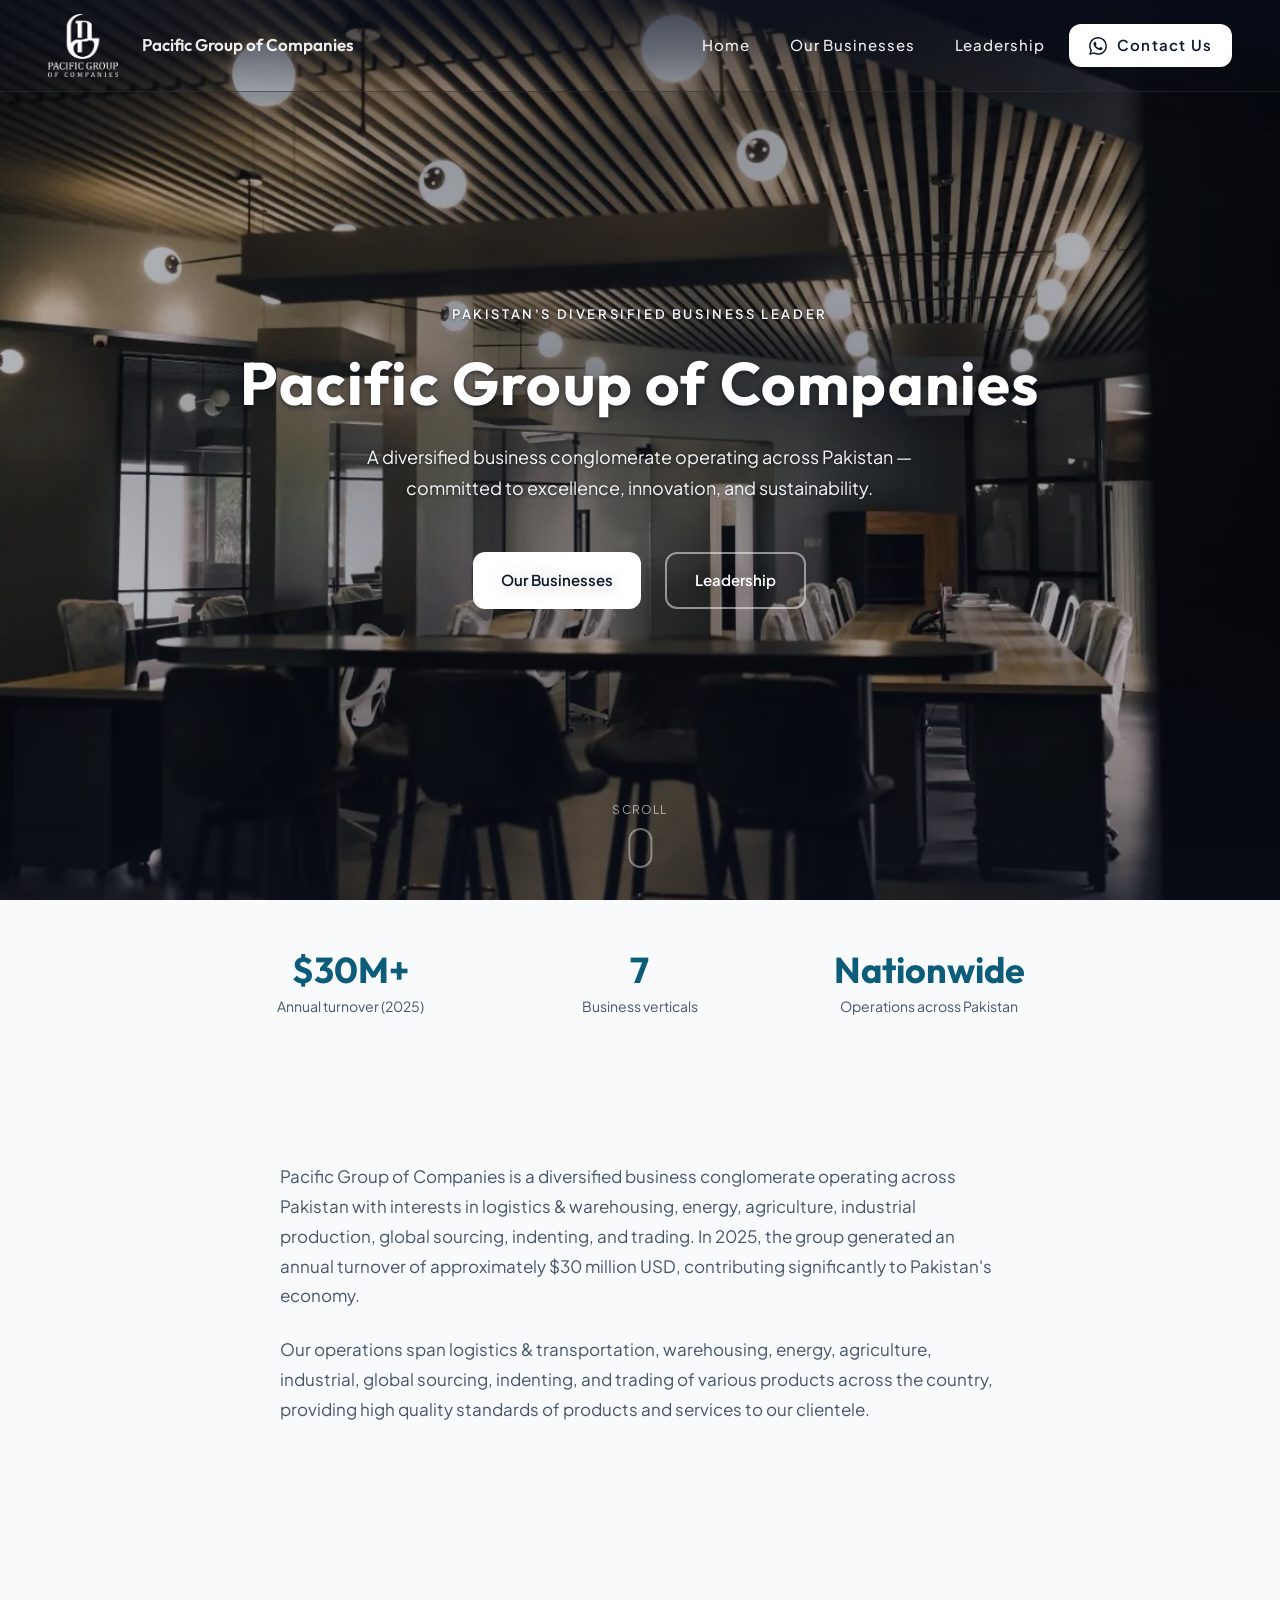
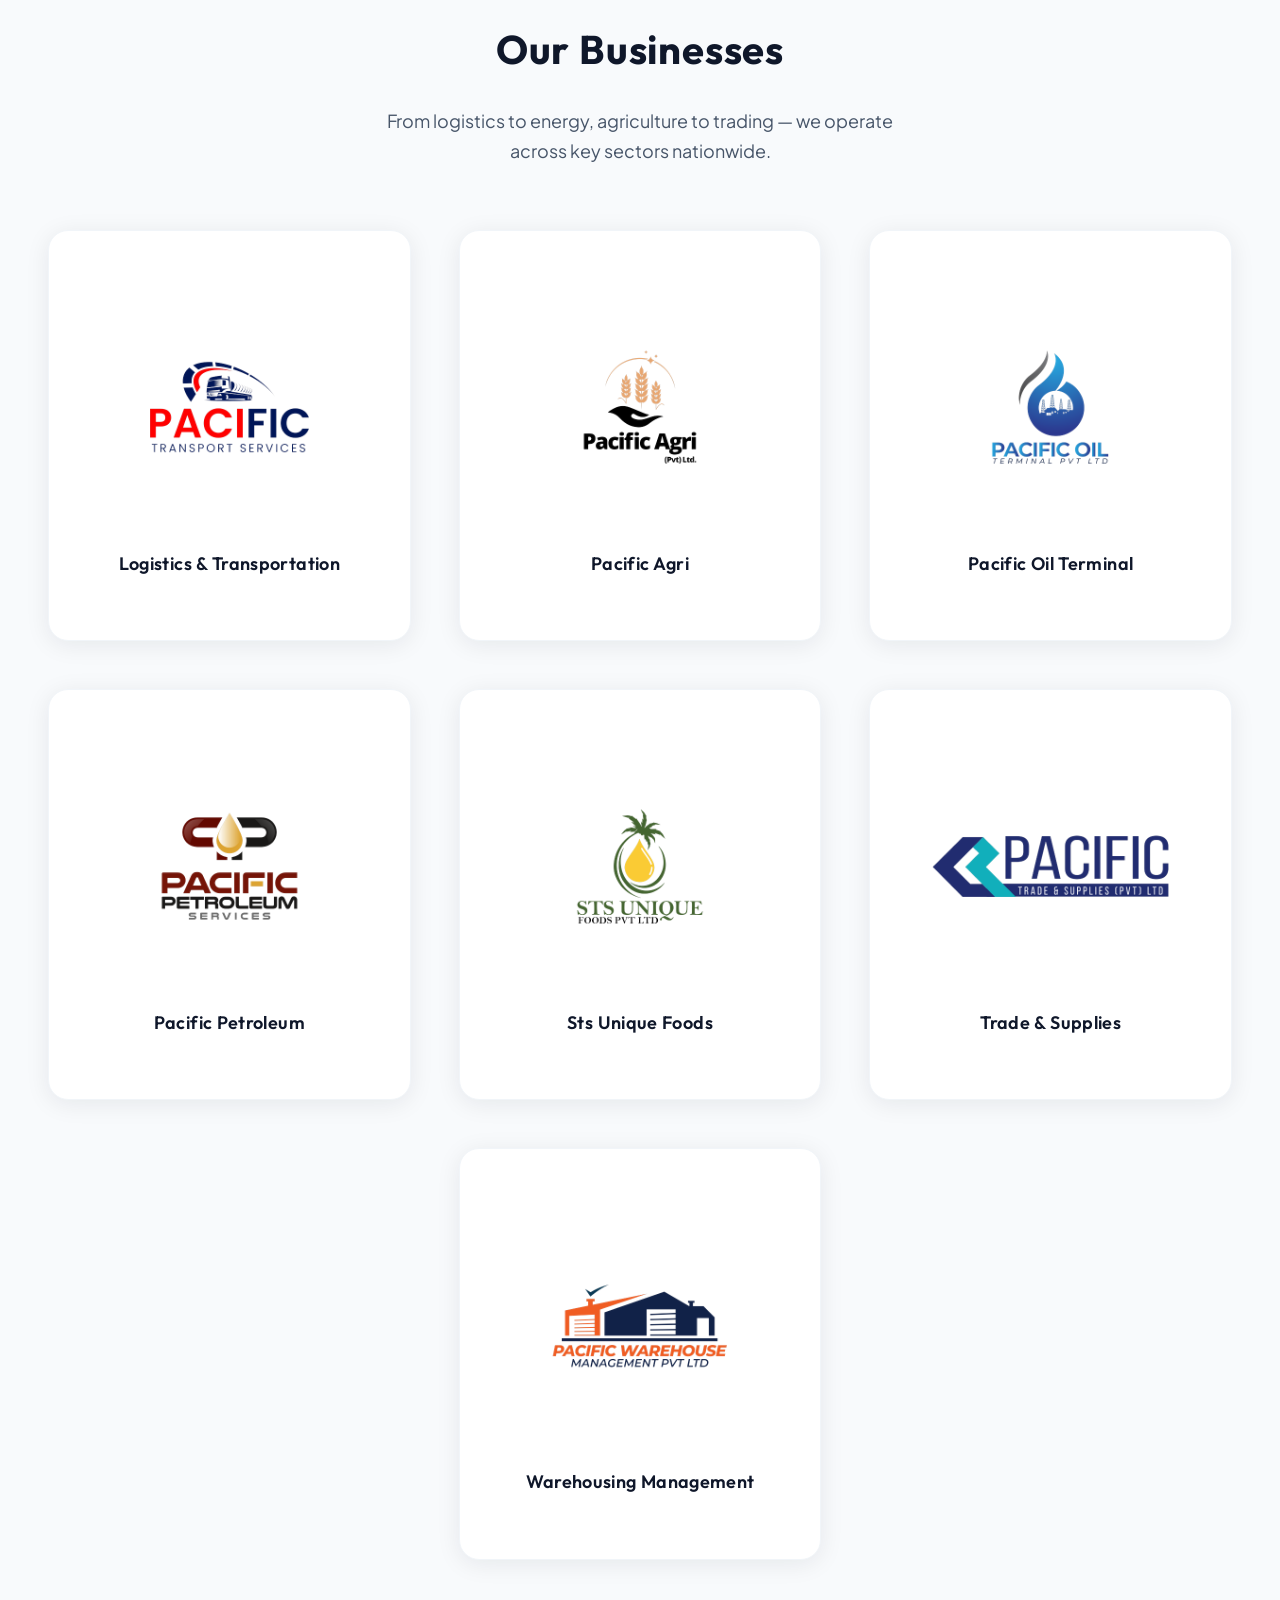
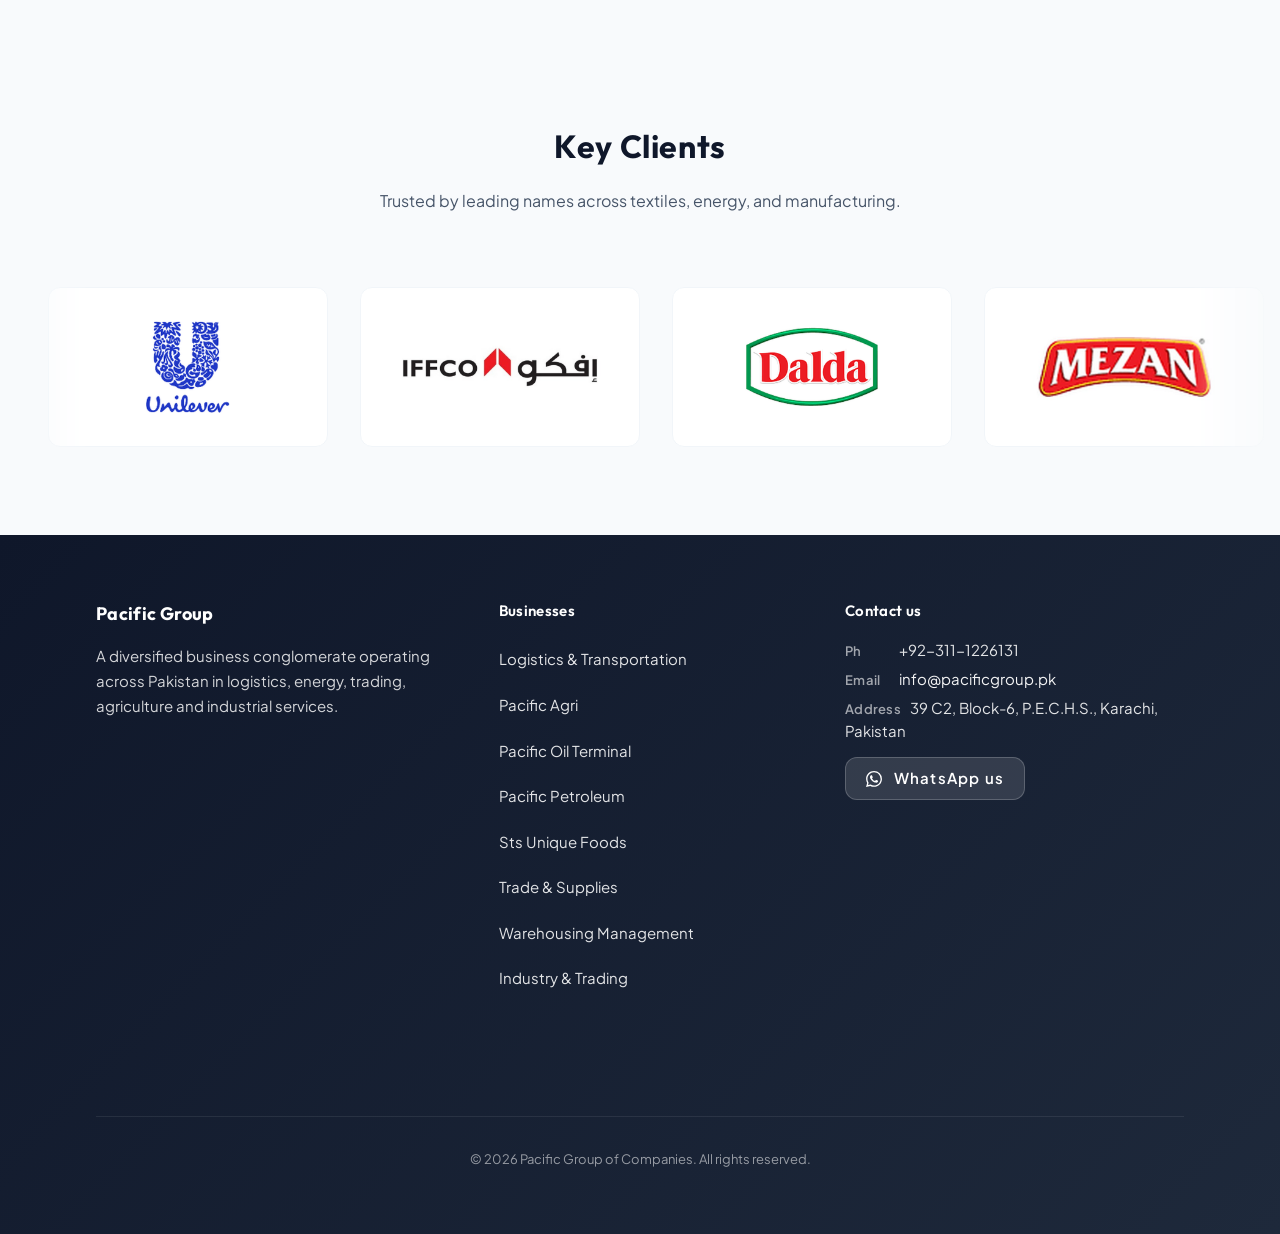
<file: index.html>
<!DOCTYPE html>
<html lang="en">
<head>
  <meta charset="UTF-8">
  <meta name="viewport" content="width=device-width, initial-scale=1.0">
  <title>Pacific Group of Companies</title>
  <meta name="description" content="Pacific Group of Companies is a diversified business conglomerate operating across Pakistan in logistics, energy, agriculture, industrial, and trading — committed to excellence and sustainability.">
  <link rel="icon" type="image/png" href="assets/images/companies/pacific-group-logo.png">
  <link rel="preload" as="image" type="image/webp"
        imagesrcset="assets/images/hero/office-atrium-640.webp 640w,
                    assets/images/hero/office-atrium-960.webp 960w,
                    assets/images/hero/office-atrium-1280.webp 1280w"
        imagesizes="100vw">
  <link rel="stylesheet" href="assets/css/main.css?v=16">
  <link rel="preconnect" href="https://fonts.googleapis.com">
  <link rel="preconnect" href="https://fonts.gstatic.com" crossorigin>
  <link href="https://fonts.googleapis.com/css2?family=Outfit:wght@500;600;700&family=Plus+Jakarta+Sans:wght@400;500;600;700&display=swap" rel="stylesheet">
</head>
<body>
  <header class="site-header" id="site-header">
    <a href="index.html" class="logo-link">
      <img src="assets/images/companies/pacific-group-logo.png" alt="Pacific Group of Companies" class="logo-img">
      <span class="logo-text">Pacific Group of Companies</span>
    </a>
    <button type="button" class="nav-toggle" aria-label="Toggle menu"></button>
    <nav class="nav">
      <a href="index.html">Home</a>
      <div class="nav-dropdown">
        <a href="#our-businesses" class="nav-dropdown-trigger">Our Businesses</a>
        <div class="nav-dropdown-panel">
          <a href="our-businesses.html#logistics-transportation">Logistics &amp; Transportation</a>
          <a href="our-businesses.html#pacific-agri">Pacific Agri</a>
          <a href="our-businesses.html#pacific-oil-terminal">Pacific Oil Terminal</a>
          <a href="our-businesses.html#pacific-petroleum">Pacific Petroleum</a>
          <a href="our-businesses.html#sts-unique-foods">Sts Unique Foods</a>
          <a href="our-businesses.html#trade-supplies">Trade &amp; Supplies</a>
          <a href="our-businesses.html#warehousing-management">Warehousing Management</a>
        </div>
      </div>
      <a href="board-of-directors.html">Leadership</a>
      <a href="#" class="btn-contact" id="contact-us-btn"><svg class="icon-whatsapp" width="18" height="18" viewBox="0 0 24 24" fill="currentColor" aria-hidden="true"><path d="M17.472 14.382c-.297-.149-1.758-.867-2.03-.967-.273-.099-.471-.148-.67.15-.197.297-.767.966-.94 1.164-.173.199-.347.223-.644.075-.297-.15-1.255-.463-2.39-1.475-.883-.788-1.48-1.761-1.653-2.059-.173-.297-.018-.458.13-.606.134-.133.298-.347.446-.52.149-.174.198-.298.298-.497.099-.198.05-.371-.025-.52-.075-.149-.669-1.612-.916-2.207-.242-.579-.487-.5-.669-.51-.173-.008-.371-.01-.57-.01-.198 0-.52.074-.792.372-.272.297-1.04 1.016-1.04 2.479 0 1.462 1.065 2.875 1.213 3.074.149.198 2.096 3.2 5.077 4.487.709.306 1.262.489 1.694.625.712.227 1.36.195 1.871.118.571-.085 1.758-.719 2.006-1.413.248-.694.248-1.289.173-1.413-.074-.124-.272-.198-.57-.347m-5.421 7.403h-.004a9.87 9.87 0 01-5.031-1.378l-.361-.214-3.741.982.998-3.648-.235-.374a9.86 9.86 0 01-1.51-5.26c.001-5.45 4.436-9.884 9.888-9.884 2.64 0 5.122 1.03 6.988 2.898a9.825 9.825 0 012.893 6.994c-.003 5.45-4.437 9.884-9.885 9.884m8.413-18.297A11.815 11.815 0 0012.05 0C5.495 0 .16 5.335.157 11.892c0 2.096.547 4.142 1.588 5.945L.057 24l6.305-1.654a11.882 11.882 0 005.683 1.448h.005c6.554 0 11.89-5.335 11.893-11.893a11.821 11.821 0 00-3.48-8.413z"/></svg> Contact Us</a>
    </nav>
  </header>

  <main>
    <section class="hero">
      <div class="hero-slideshow" aria-hidden="true">
        <picture class="hero-slide is-active" data-tone="dark">
          <source type="image/webp"
                  srcset="assets/images/hero/office-atrium-640.webp 640w,
                    assets/images/hero/office-atrium-960.webp 960w,
                    assets/images/hero/office-atrium-1280.webp 1280w"
                  sizes="100vw">
          <img src="assets/images/hero/office-atrium-1280.jpg"
               srcset="assets/images/hero/office-atrium-640.jpg 640w,
                    assets/images/hero/office-atrium-960.jpg 960w,
                    assets/images/hero/office-atrium-1280.jpg 1280w"
               sizes="100vw" alt="" width="1280" height="852"
               fetchpriority="high" decoding="async">
        </picture>
        <picture class="hero-slide" data-tone="dark">
          <source type="image/webp"
                  srcset="assets/images/hero/warehouse-bays-640.webp 640w,
                    assets/images/hero/warehouse-bays-960.webp 960w,
                    assets/images/hero/warehouse-bays-1280.webp 1280w"
                  sizes="100vw">
          <img src="assets/images/hero/warehouse-bays-1280.jpg"
               srcset="assets/images/hero/warehouse-bays-640.jpg 640w,
                    assets/images/hero/warehouse-bays-960.jpg 960w,
                    assets/images/hero/warehouse-bays-1280.jpg 1280w"
               sizes="100vw" alt="" width="1280" height="852"
               loading="lazy" fetchpriority="low" decoding="async">
        </picture>
        <picture class="hero-slide" data-tone="bright">
          <source type="image/webp"
                  srcset="assets/images/hero/tanker-fleet-640.webp 640w,
                    assets/images/hero/tanker-fleet-960.webp 960w,
                    assets/images/hero/tanker-fleet-1280.webp 1280w"
                  sizes="100vw">
          <img src="assets/images/hero/tanker-fleet-1280.jpg"
               srcset="assets/images/hero/tanker-fleet-640.jpg 640w,
                    assets/images/hero/tanker-fleet-960.jpg 960w,
                    assets/images/hero/tanker-fleet-1280.jpg 1280w"
               sizes="100vw" alt="" width="1280" height="851"
               loading="lazy" fetchpriority="low" decoding="async">
        </picture>
        <picture class="hero-slide" data-tone="dark">
          <source type="image/webp"
                  srcset="assets/images/hero/courtyard-640.webp 640w,
                    assets/images/hero/courtyard-960.webp 960w,
                    assets/images/hero/courtyard-1280.webp 1280w"
                  sizes="100vw">
          <img src="assets/images/hero/courtyard-1280.jpg"
               srcset="assets/images/hero/courtyard-640.jpg 640w,
                    assets/images/hero/courtyard-960.jpg 960w,
                    assets/images/hero/courtyard-1280.jpg 1280w"
               sizes="100vw" alt="" width="1280" height="852"
               loading="lazy" fetchpriority="low" decoding="async">
        </picture>
        <picture class="hero-slide" data-tone="bright">
          <source type="image/webp"
                  srcset="assets/images/hero/grain-silo-640.webp 640w,
                    assets/images/hero/grain-silo-960.webp 960w,
                    assets/images/hero/grain-silo-1280.webp 1280w"
                  sizes="100vw">
          <img src="assets/images/hero/grain-silo-1280.jpg"
               srcset="assets/images/hero/grain-silo-640.jpg 640w,
                    assets/images/hero/grain-silo-960.jpg 960w,
                    assets/images/hero/grain-silo-1280.jpg 1280w"
               sizes="100vw" alt="" width="1280" height="832"
               loading="lazy" fetchpriority="low" decoding="async">
        </picture>
        <picture class="hero-slide" data-tone="bright">
          <source type="image/webp"
                  srcset="assets/images/hero/oil-tanker-640.webp 640w,
                    assets/images/hero/oil-tanker-960.webp 960w,
                    assets/images/hero/oil-tanker-1280.webp 1280w"
                  sizes="100vw">
          <img src="assets/images/hero/oil-tanker-1280.jpg"
               srcset="assets/images/hero/oil-tanker-640.jpg 640w,
                    assets/images/hero/oil-tanker-960.jpg 960w,
                    assets/images/hero/oil-tanker-1280.jpg 1280w"
               sizes="100vw" alt="" width="1280" height="851"
               loading="lazy" fetchpriority="low" decoding="async">
        </picture>
      </div>
      <div class="hero-overlay" aria-hidden="true"></div>
      <div class="hero-content">
        <p class="overline reveal">Pakistan's diversified business leader</p>
        <h1 class="reveal reveal-delay-1">Pacific Group of Companies</h1>
        <p class="tagline reveal reveal-delay-2">A diversified business conglomerate operating across Pakistan — committed to excellence, innovation, and sustainability.</p>
        <div class="hero-cta reveal reveal-delay-3">
          <a href="#our-businesses" class="btn btn-primary">Our Businesses</a>
          <a href="board-of-directors.html" class="btn btn-secondary">Leadership</a>
        </div>
      </div>
      <div class="hero-scroll" aria-hidden="true">Scroll</div>
    </section>

    <section class="stats-strip reveal">
      <div class="stat-item">
        <div class="stat-value"><span class="stat-num" data-to="30" data-prefix="$" data-suffix="M+">0</span></div>
        <div class="stat-label">Annual turnover (2025)</div>
      </div>
      <div class="stat-item">
        <div class="stat-value"><span class="stat-num" data-to="7">0</span></div>
        <div class="stat-label">Business verticals</div>
      </div>
      <div class="stat-item">
        <div class="stat-value"><span class="stat-num stat-num-text" data-text="Nationwide">Nationwide</span></div>
        <div class="stat-label">Operations across Pakistan</div>
      </div>
    </section>

    <section class="intro section">
      <div class="section-inner">
        <p class="reveal">Pacific Group of Companies is a diversified business conglomerate operating across Pakistan with interests in logistics &amp; warehousing, energy, agriculture, industrial production, global sourcing, indenting, and trading. In 2025, the group generated an annual turnover of approximately $30 million USD, contributing significantly to Pakistan's economy.</p>
        <p class="reveal">Our operations span logistics &amp; transportation, warehousing, energy, agriculture, industrial, global sourcing, indenting, and trading of various products across the country, providing high quality standards of products and services to our clientele.</p>
      </div>
    </section>

    <section class="home-businesses section" id="our-businesses">
      <div class="section-inner">
        <h2 class="section-title reveal">Our Businesses</h2>
        <p class="section-subtitle reveal">From logistics to energy, agriculture to trading — we operate across key sectors nationwide.</p>
        <div class="home-businesses-grid">
          <a href="our-businesses.html#logistics-transportation" class="home-business-card reveal">
            <div class="home-business-card-logo"><img src="assets/images/companies/logistics-transport.png" alt=""></div>
            <span class="home-business-card-name">Logistics &amp; Transportation</span>
          </a>
          <a href="our-businesses.html#pacific-agri" class="home-business-card reveal">
            <div class="home-business-card-logo"><img src="assets/images/companies/pacific-agri.png" alt=""></div>
            <span class="home-business-card-name">Pacific Agri</span>
          </a>
          <a href="our-businesses.html#pacific-oil-terminal" class="home-business-card reveal">
            <div class="home-business-card-logo"><img src="assets/images/companies/pacific-oil-terminal.png" alt=""></div>
            <span class="home-business-card-name">Pacific Oil Terminal</span>
          </a>
          <a href="our-businesses.html#pacific-petroleum" class="home-business-card reveal">
            <div class="home-business-card-logo"><img src="assets/images/companies/pacific-petroleum-logo.png" alt=""></div>
            <span class="home-business-card-name">Pacific Petroleum</span>
          </a>
          <a href="our-businesses.html#sts-unique-foods" class="home-business-card reveal">
            <div class="home-business-card-logo"><img src="assets/images/companies/sts-unique-foods.png" alt=""></div>
            <span class="home-business-card-name">Sts Unique Foods</span>
          </a>
          <a href="our-businesses.html#trade-supplies" class="home-business-card reveal">
            <div class="home-business-card-logo"><img src="assets/images/companies/pacific-trade-supplies.png" alt=""></div>
            <span class="home-business-card-name">Trade &amp; Supplies</span>
          </a>
          <a href="our-businesses.html#warehousing-management" class="home-business-card reveal">
            <div class="home-business-card-logo"><img src="assets/images/companies/warehouse-management.png" alt=""></div>
            <span class="home-business-card-name">Warehousing Management</span>
          </a>
        </div>
      </div>
    </section>

    <section class="clients section">
      <div class="clients-header">
        <h2 class="section-title">Key Clients</h2>
        <p class="section-subtitle clients-intro">Trusted by leading names across textiles, energy, and manufacturing.</p>
      </div>
      <div class="client-logos-track">
        <div class="client-logos-row">
          <div class="client-logos">
            <div class="client-logo"><img src="assets/images/clients/unilever.png" alt="Unilever"></div>
            <div class="client-logo"><img src="assets/images/clients/iffco.jpg" alt="IFFCO"></div>
            <div class="client-logo"><img src="assets/images/clients/dalda-foods.png" alt="Dalda Foods"></div>
            <div class="client-logo"><img src="assets/images/clients/mezan.jpeg" alt="Mezan Group"></div>
            <div class="client-logo"><img src="assets/images/clients/biotech.png" alt="Biotech Energy"></div>
            <div class="client-logo"><img src="assets/images/clients/nimir.png" alt="Nimir Industrial Chemical"></div>
            <div class="client-logo"><img src="assets/images/clients/pg-logo.png" alt="P&amp;G Pakistan"></div>
            <div class="client-logo"><img src="assets/images/clients/mapak.jpeg" alt="Mapak"></div>
            <div class="client-logo"><img src="assets/images/clients/kolson.jpeg" alt="Kolson"></div>
            <div class="client-logo"><img src="assets/images/clients/dawn-bread.jpeg" alt="Dawn Bread"></div>
            <div class="client-logo"><img src="assets/images/clients/bake-parlor.jpg" alt="Bake Parlor"></div>
            <div class="client-logo"><img src="assets/images/clients/artistic.png" alt="Artistic Garments (AGI Denim)"></div>
            <div class="client-logo"><img src="assets/images/clients/alkaram.png" alt="Al Karam Textile"></div>
            <div class="client-logo"><img src="assets/images/clients/yunus.png" alt="Yunus Textile"></div>
            <div class="client-logo"><img src="assets/images/clients/liberty-mills.png" alt="Liberty Mills"></div>
            <div class="client-logo"><img src="assets/images/clients/al-razzaq-fibres.jpg" alt="Al Razzaq Fibres"></div>
          </div>
          <div class="client-logos" aria-hidden="true">
            <div class="client-logo"><img src="assets/images/clients/unilever.png" alt=""></div>
            <div class="client-logo"><img src="assets/images/clients/iffco.jpg" alt=""></div>
            <div class="client-logo"><img src="assets/images/clients/dalda-foods.png" alt=""></div>
            <div class="client-logo"><img src="assets/images/clients/mezan.jpeg" alt=""></div>
            <div class="client-logo"><img src="assets/images/clients/biotech.png" alt=""></div>
            <div class="client-logo"><img src="assets/images/clients/nimir.png" alt=""></div>
            <div class="client-logo"><img src="assets/images/clients/pg-logo.png" alt=""></div>
            <div class="client-logo"><img src="assets/images/clients/mapak.jpeg" alt=""></div>
            <div class="client-logo"><img src="assets/images/clients/kolson.jpeg" alt=""></div>
            <div class="client-logo"><img src="assets/images/clients/dawn-bread.jpeg" alt=""></div>
            <div class="client-logo"><img src="assets/images/clients/bake-parlor.jpg" alt=""></div>
            <div class="client-logo"><img src="assets/images/clients/artistic.png" alt=""></div>
            <div class="client-logo"><img src="assets/images/clients/alkaram.png" alt=""></div>
            <div class="client-logo"><img src="assets/images/clients/yunus.png" alt=""></div>
            <div class="client-logo"><img src="assets/images/clients/liberty-mills.png" alt=""></div>
            <div class="client-logo"><img src="assets/images/clients/al-razzaq-fibres.jpg" alt=""></div>
          </div>
        </div>
      </div>
    </section>
  </main>

  <footer class="site-footer">
    <div class="footer-inner">
      <div class="footer-col footer-about">
        <p class="footer-brand">Pacific Group</p>
        <p class="footer-desc">A diversified business conglomerate operating across Pakistan in logistics, energy, trading, agriculture and industrial services.</p>
      </div>
      <div class="footer-col footer-businesses">
        <p class="footer-heading">Businesses</p>
        <ul class="footer-list">
          <li><a href="our-businesses.html#logistics-transportation">Logistics &amp; Transportation</a></li>
          <li><a href="our-businesses.html#pacific-agri">Pacific Agri</a></li>
          <li><a href="our-businesses.html#pacific-oil-terminal">Pacific Oil Terminal</a></li>
          <li><a href="our-businesses.html#pacific-petroleum">Pacific Petroleum</a></li>
          <li><a href="our-businesses.html#sts-unique-foods">Sts Unique Foods</a></li>
          <li><a href="our-businesses.html#trade-supplies">Trade &amp; Supplies</a></li>
          <li><a href="our-businesses.html#warehousing-management">Warehousing Management</a></li>
          <li><a href="our-businesses.html">Industry &amp; Trading</a></li>
        </ul>
      </div>
      <div class="footer-col footer-contact">
        <p class="footer-heading">Contact us</p>
        <p class="footer-contact-item"><span class="footer-icon">Ph</span> +92-311-1226131</p>
        <p class="footer-contact-item"><span class="footer-icon">Email</span> <a href="mailto:info@pacificgroup.pk">info@pacificgroup.pk</a></p>
        <p class="footer-contact-item"><span class="footer-icon">Address</span> 39 C2, Block-6, P.E.C.H.S., Karachi, Pakistan</p>
        <p class="footer-contact-item"><a href="#" class="btn-contact btn-contact-footer" id="contact-us-footer"><svg class="icon-whatsapp" width="16" height="16" viewBox="0 0 24 24" fill="currentColor" aria-hidden="true"><path d="M17.472 14.382c-.297-.149-1.758-.867-2.03-.967-.273-.099-.471-.148-.67.15-.197.297-.767.966-.94 1.164-.173.199-.347.223-.644.075-.297-.15-1.255-.463-2.39-1.475-.883-.788-1.48-1.761-1.653-2.059-.173-.297-.018-.458.13-.606.134-.133.298-.347.446-.52.149-.174.198-.298.298-.497.099-.198.05-.371-.025-.52-.075-.149-.669-1.612-.916-2.207-.242-.579-.487-.5-.669-.51-.173-.008-.371-.01-.57-.01-.198 0-.52.074-.792.372-.272.297-1.04 1.016-1.04 2.479 0 1.462 1.065 2.875 1.213 3.074.149.198 2.096 3.2 5.077 4.487.709.306 1.262.489 1.694.625.712.227 1.36.195 1.871.118.571-.085 1.758-.719 2.006-1.413.248-.694.248-1.289.173-1.413-.074-.124-.272-.198-.57-.347m-5.421 7.403h-.004a9.87 9.87 0 01-5.031-1.378l-.361-.214-3.741.982.998-3.648-.235-.374a9.86 9.86 0 01-1.51-5.26c.001-5.45 4.436-9.884 9.888-9.884 2.64 0 5.122 1.03 6.988 2.898a9.825 9.825 0 012.893 6.994c-.003 5.45-4.437 9.884-9.885 9.884m8.413-18.297A11.815 11.815 0 0012.05 0C5.495 0 .16 5.335.157 11.892c0 2.096.547 4.142 1.588 5.945L.057 24l6.305-1.654a11.882 11.882 0 005.683 1.448h.005c6.554 0 11.89-5.335 11.893-11.893a11.821 11.821 0 00-3.48-8.413z"/></svg> WhatsApp us</a></p>
      </div>
      <p class="copyright">&copy; <span id="year"></span> Pacific Group of Companies. All rights reserved.</p>
    </div>
  </footer>

  <button type="button" class="back-to-top" id="back-to-top" aria-label="Back to top" title="Back to top">
    <svg width="24" height="24" viewBox="0 0 24 24" fill="currentColor" aria-hidden="true"><path d="M7.41 15.41L12 10.83l4.59 4.58L18 14l-6-6-6 6z"/></svg>
  </button>

  <script src="assets/js/contact-config.js"></script>
  <script src="assets/js/main.js?v=5"></script>
</body>
</html>
</file>
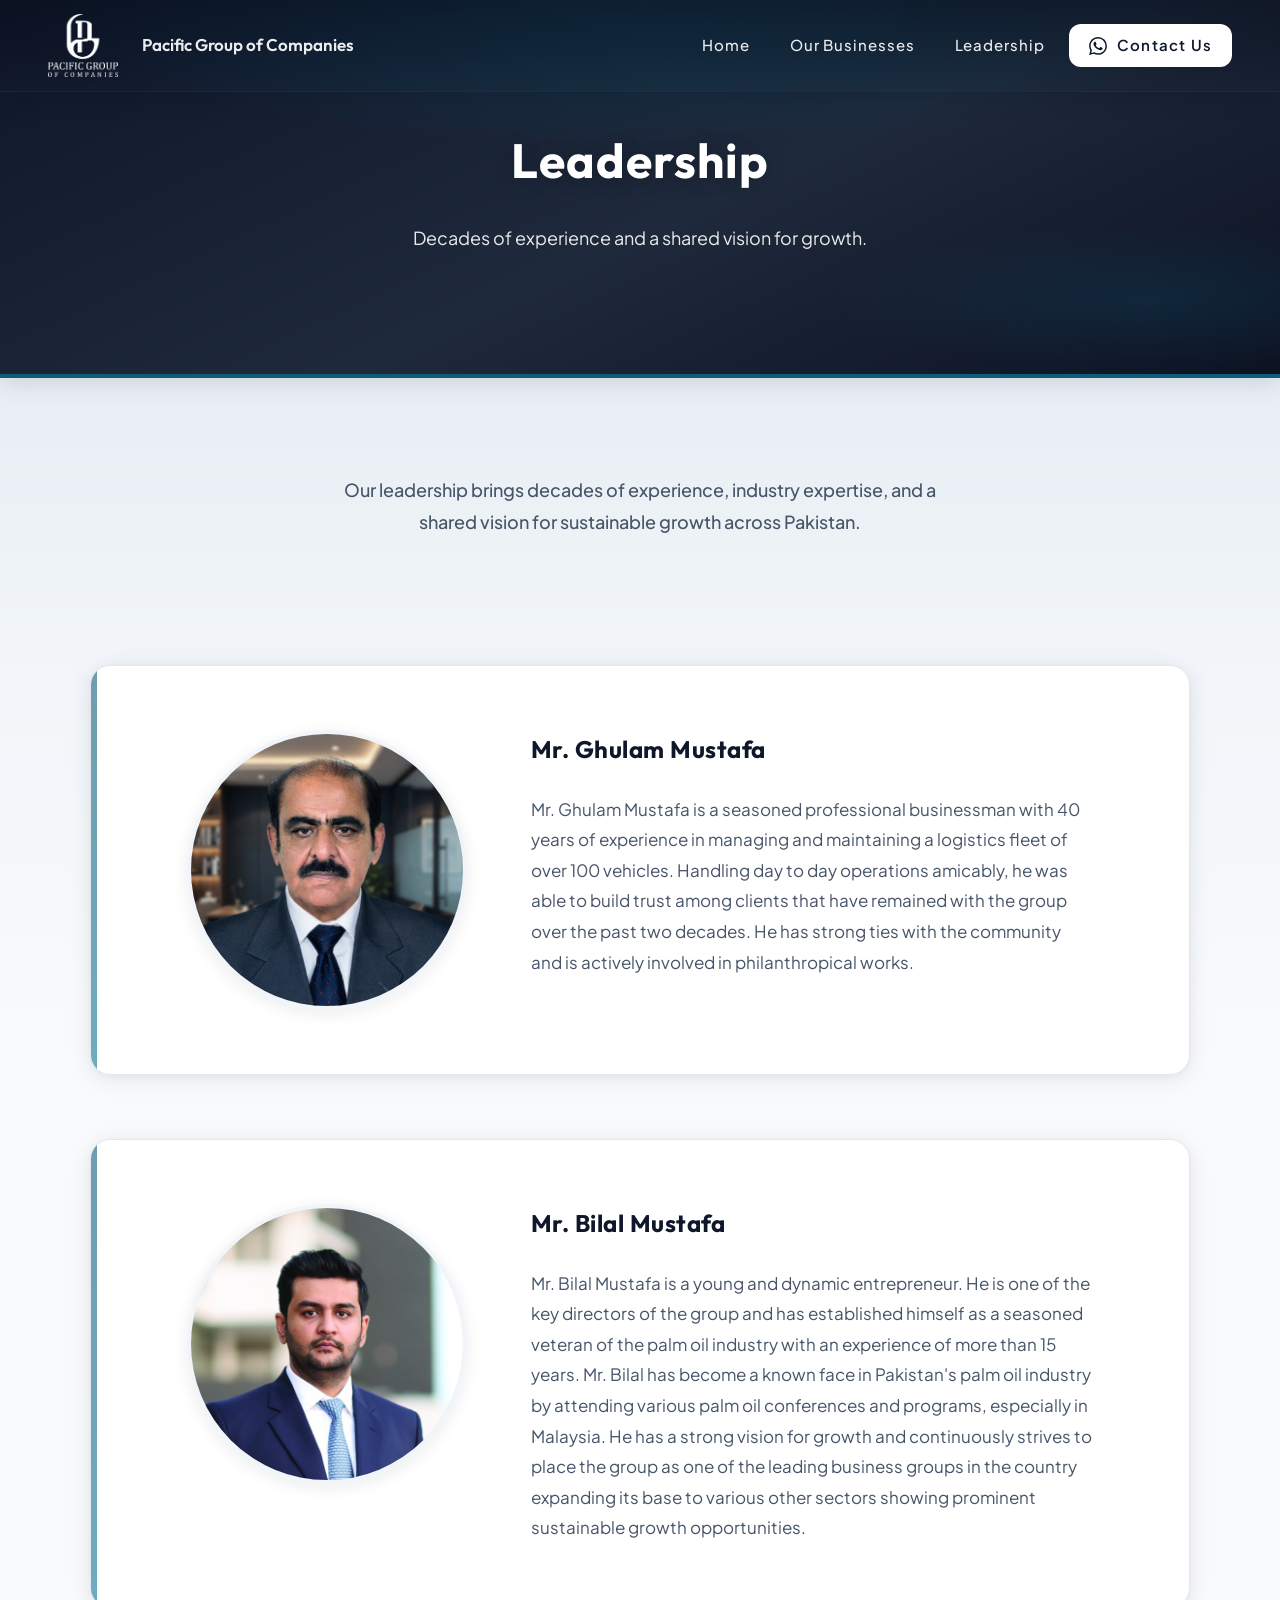
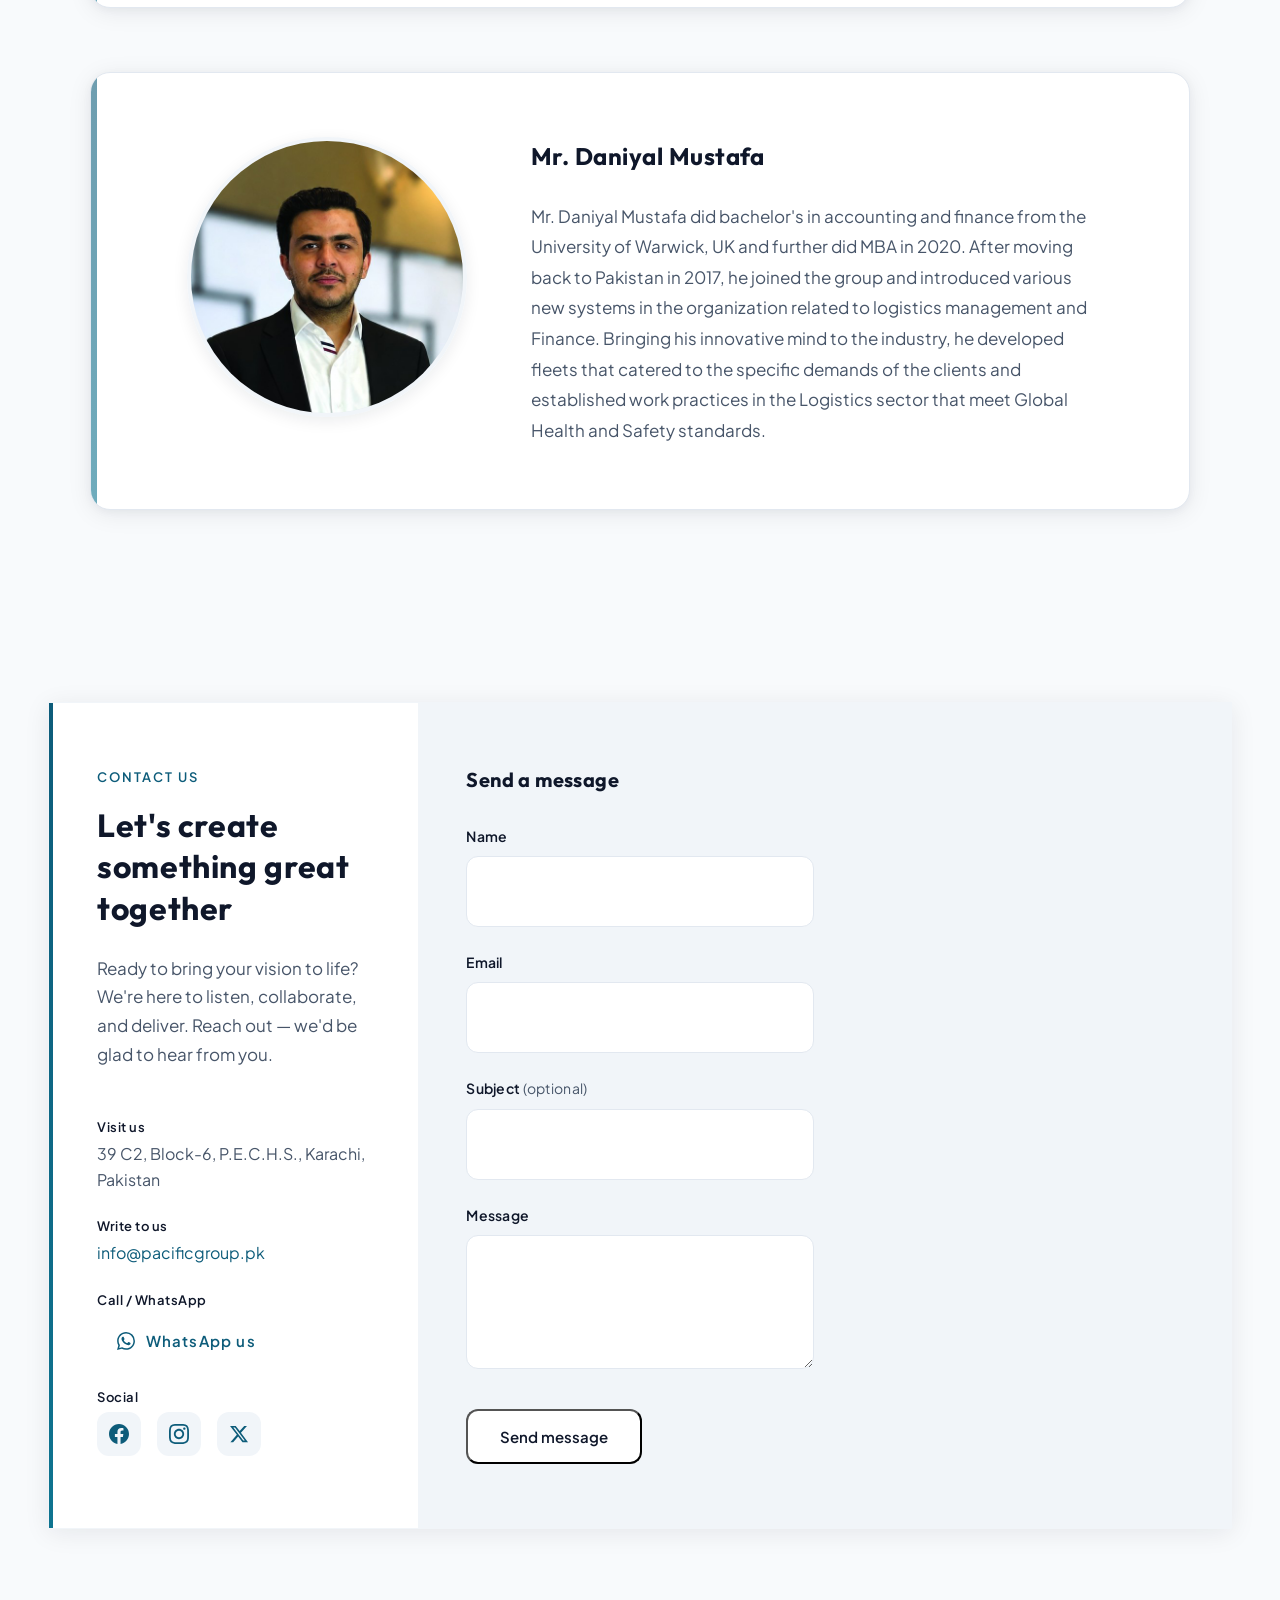
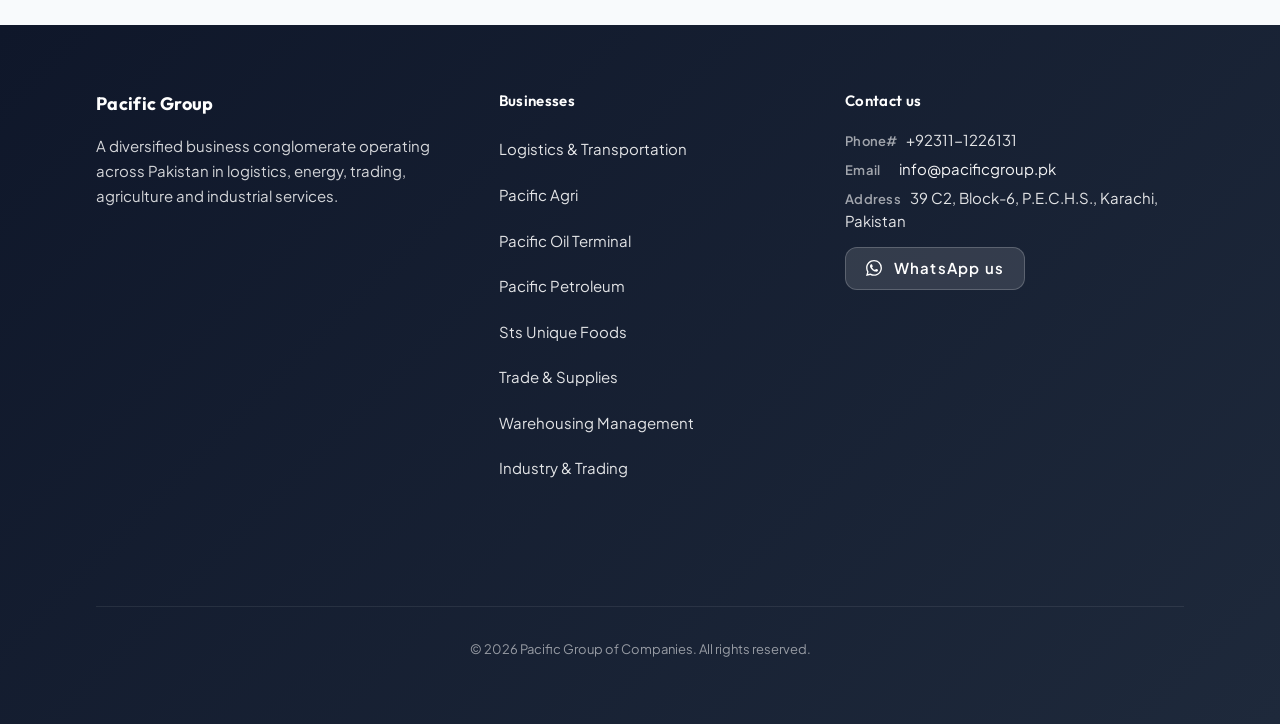
<file: board-of-directors.html>
<!DOCTYPE html>
<html lang="en">
<head>
  <meta charset="UTF-8">
  <meta name="viewport" content="width=device-width, initial-scale=1.0">
  <title>Leadership | Pacific Group of Companies</title>
  <meta name="description" content="Meet our Leadership: Mr. Ghulam Mustafa, Mr. Bilal Mustafa, and Mr. Daniyal Mustafa — driving excellence across Pakistan.">
  <link rel="icon" type="image/png" href="assets/images/companies/pacific-group-logo.png">
  <link rel="stylesheet" href="assets/css/main.css?v=16">
  <link rel="preconnect" href="https://fonts.googleapis.com">
  <link rel="preconnect" href="https://fonts.gstatic.com" crossorigin>
  <link href="https://fonts.googleapis.com/css2?family=Outfit:wght@500;600;700&family=Plus+Jakarta+Sans:wght@400;500;600;700&display=swap" rel="stylesheet">
</head>
<body class="page-board">
  <header class="site-header" id="site-header">
    <a href="index.html" class="logo-link">
      <img src="assets/images/companies/pacific-group-logo.png" alt="Pacific Group of Companies" class="logo-img">
      <span class="logo-text">Pacific Group of Companies</span>
    </a>
    <button type="button" class="nav-toggle" aria-label="Toggle menu"></button>
    <nav class="nav">
      <a href="index.html">Home</a>
      <div class="nav-dropdown">
        <a href="our-businesses.html" class="nav-dropdown-trigger">Our Businesses</a>
        <div class="nav-dropdown-panel">
          <a href="our-businesses.html#logistics-transportation">Logistics &amp; Transportation</a>
          <a href="our-businesses.html#pacific-agri">Pacific Agri</a>
          <a href="our-businesses.html#pacific-oil-terminal">Pacific Oil Terminal</a>
          <a href="our-businesses.html#pacific-petroleum">Pacific Petroleum</a>
          <a href="our-businesses.html#sts-unique-foods">Sts Unique Foods</a>
          <a href="our-businesses.html#trade-supplies">Trade &amp; Supplies</a>
          <a href="our-businesses.html#warehousing-management">Warehousing Management</a>
        </div>
      </div>
      <a href="board-of-directors.html">Leadership</a>
      <a href="#" class="btn-contact" id="contact-us-btn"><svg class="icon-whatsapp" width="18" height="18" viewBox="0 0 24 24" fill="currentColor" aria-hidden="true"><path d="M17.472 14.382c-.297-.149-1.758-.867-2.03-.967-.273-.099-.471-.148-.67.15-.197.297-.767.966-.94 1.164-.173.199-.347.223-.644.075-.297-.15-1.255-.463-2.39-1.475-.883-.788-1.48-1.761-1.653-2.059-.173-.297-.018-.458.13-.606.134-.133.298-.347.446-.52.149-.174.198-.298.298-.497.099-.198.05-.371-.025-.52-.075-.149-.669-1.612-.916-2.207-.242-.579-.487-.5-.669-.51-.173-.008-.371-.01-.57-.01-.198 0-.52.074-.792.372-.272.297-1.04 1.016-1.04 2.479 0 1.462 1.065 2.875 1.213 3.074.149.198 2.096 3.2 5.077 4.487.709.306 1.262.489 1.694.625.712.227 1.36.195 1.871.118.571-.085 1.758-.719 2.006-1.413.248-.694.248-1.289.173-1.413-.074-.124-.272-.198-.57-.347m-5.421 7.403h-.004a9.87 9.87 0 01-5.031-1.378l-.361-.214-3.741.982.998-3.648-.235-.374a9.86 9.86 0 01-1.51-5.26c.001-5.45 4.436-9.884 9.888-9.884 2.64 0 5.122 1.03 6.988 2.898a9.825 9.825 0 012.893 6.994c-.003 5.45-4.437 9.884-9.885 9.884m8.413-18.297A11.815 11.815 0 0012.05 0C5.495 0 .16 5.335.157 11.892c0 2.096.547 4.142 1.588 5.945L.057 24l6.305-1.654a11.882 11.882 0 005.683 1.448h.005c6.554 0 11.89-5.335 11.893-11.893a11.821 11.821 0 00-3.48-8.413z"/></svg> Contact Us</a>
    </nav>
  </header>

  <main>
    <section class="page-hero">
      <div class="section-inner">
        <h1 class="reveal">Leadership</h1>
        <p class="reveal reveal-delay-1">Decades of experience and a shared vision for growth.</p>
      </div>
    </section>

    <section class="board-cards" id="board-cards">
      <div class="section-inner">
        <p class="board-intro reveal">Our leadership brings decades of experience, industry expertise, and a shared vision for sustainable growth across Pakistan.</p>
      <article class="director-card reveal">
        <div class="director-photo">
          <img src="assets/images/board/ghulam-mustafa.jpg" alt="Mr. Ghulam Mustafa">
        </div>
        <div class="director-content">
          <h2>Mr. Ghulam Mustafa</h2>
          <p>Mr. Ghulam Mustafa is a seasoned professional businessman with 40 years of experience in managing and maintaining a logistics fleet of over 100 vehicles. Handling day to day operations amicably, he was able to build trust among clients that have remained with the group over the past two decades. He has strong ties with the community and is actively involved in philanthropical works.</p>
        </div>
      </article>

      <article class="director-card reveal">
        <div class="director-photo">
          <img src="assets/images/board/bilal-mustafa.jpg" alt="Mr. Bilal Mustafa">
        </div>
        <div class="director-content">
          <h2>Mr. Bilal Mustafa</h2>
          <p>Mr. Bilal Mustafa is a young and dynamic entrepreneur. He is one of the key directors of the group and has established himself as a seasoned veteran of the palm oil industry with an experience of more than 15 years. Mr. Bilal has become a known face in Pakistan's palm oil industry by attending various palm oil conferences and programs, especially in Malaysia. He has a strong vision for growth and continuously strives to place the group as one of the leading business groups in the country expanding its base to various other sectors showing prominent sustainable growth opportunities.</p>
        </div>
      </article>

      <article class="director-card reveal">
        <div class="director-photo">
          <img src="assets/images/board/daniyal-mustafa.jpg" alt="Mr. Daniyal Mustafa">
        </div>
        <div class="director-content">
          <h2>Mr. Daniyal Mustafa</h2>
          <p>Mr. Daniyal Mustafa did bachelor's in accounting and finance from the University of Warwick, UK and further did MBA in 2020. After moving back to Pakistan in 2017, he joined the group and introduced various new systems in the organization related to logistics management and Finance. Bringing his innovative mind to the industry, he developed fleets that catered to the specific demands of the clients and established work practices in the Logistics sector that meet Global Health and Safety standards.</p>
        </div>
      </article>

      </div>
    </section>

    <section class="contact-card-section" id="contact">
      <div class="section-inner">
      <div class="contact-card">
        <div class="contact-card-info">
          <span class="contact-card-label">Contact us</span>
          <h2 class="contact-card-title">Let's create something great together</h2>
          <p class="contact-card-desc">Ready to bring your vision to life? We're here to listen, collaborate, and deliver. Reach out — we'd be glad to hear from you.</p>
          <div class="contact-card-details">
            <p class="contact-detail-heading">Visit us</p>
            <p class="contact-detail-text">39 C2, Block-6, P.E.C.H.S., Karachi, Pakistan</p>
            <p class="contact-detail-heading">Write to us</p>
            <p class="contact-detail-text"><a href="mailto:info@pacificgroup.pk">info@pacificgroup.pk</a></p>
            <p class="contact-detail-heading">Call / WhatsApp</p>
            <p class="contact-detail-text"><a href="#" class="btn-contact contact-card-whatsapp" id="contact-us-card"><svg class="icon-whatsapp" width="18" height="18" viewBox="0 0 24 24" fill="currentColor" aria-hidden="true"><path d="M17.472 14.382c-.297-.149-1.758-.867-2.03-.967-.273-.099-.471-.148-.67.15-.197.297-.767.966-.94 1.164-.173.199-.347.223-.644.075-.297-.15-1.255-.463-2.39-1.475-.883-.788-1.48-1.761-1.653-2.059-.173-.297-.018-.458.13-.606.134-.133.298-.347.446-.52.149-.174.198-.298.298-.497.099-.198.05-.371-.025-.52-.075-.149-.669-1.612-.916-2.207-.242-.579-.487-.5-.669-.51-.173-.008-.371-.01-.57-.01-.198 0-.52.074-.792.372-.272.297-1.04 1.016-1.04 2.479 0 1.462 1.065 2.875 1.213 3.074.149.198 2.096 3.2 5.077 4.487.709.306 1.262.489 1.694.625.712.227 1.36.195 1.871.118.571-.085 1.758-.719 2.006-1.413.248-.694.248-1.289.173-1.413-.074-.124-.272-.198-.57-.347m-5.421 7.403h-.004a9.87 9.87 0 01-5.031-1.378l-.361-.214-3.741.982.998-3.648-.235-.374a9.86 9.86 0 01-1.51-5.26c.001-5.45 4.436-9.884 9.888-9.884 2.64 0 5.122 1.03 6.988 2.898a9.825 9.825 0 012.893 6.994c-.003 5.45-4.437 9.884-9.885 9.884m8.413-18.297A11.815 11.815 0 0012.05 0C5.495 0 .16 5.335.157 11.892c0 2.096.547 4.142 1.588 5.945L.057 24l6.305-1.654a11.882 11.882 0 005.683 1.448h.005c6.554 0 11.89-5.335 11.893-11.893a11.821 11.821 0 00-3.48-8.413z"/></svg> WhatsApp us</a></p>
            <p class="contact-detail-heading">Social</p>
            <p class="contact-detail-text contact-social">
              <a href="https://www.facebook.com/" target="_blank" rel="noopener noreferrer" aria-label="Facebook" class="contact-social-link"><svg width="20" height="20" viewBox="0 0 24 24" fill="currentColor" aria-hidden="true"><path d="M24 12.073c0-6.627-5.373-12-12-12s-12 5.373-12 12c0 5.99 4.388 10.954 10.125 11.854v-8.385H7.078v-3.47h3.047V9.43c0-3.007 1.792-4.669 4.533-4.669 1.312 0 2.686.235 2.686.235v2.953H15.83c-1.491 0-1.956.925-1.956 1.874v2.25h3.328l-.532 3.47h-2.796v8.385C19.612 23.027 24 18.062 24 12.073z"/></svg></a>
              <a href="https://www.instagram.com/" target="_blank" rel="noopener noreferrer" aria-label="Instagram" class="contact-social-link"><svg width="20" height="20" viewBox="0 0 24 24" fill="currentColor" aria-hidden="true"><path d="M12 2.163c3.204 0 3.584.012 4.85.07 3.252.148 4.771 1.691 4.919 4.919.058 1.265.069 1.645.069 4.849 0 3.205-.012 3.584-.069 4.849-.149 3.225-1.664 4.771-4.919 4.919-1.266.058-1.644.07-4.85.07-3.204 0-3.584-.012-4.849-.07-3.26-.149-4.771-1.699-4.919-4.92-.058-1.265-.07-1.644-.07-4.849 0-3.204.013-3.583.07-4.849.149-3.227 1.664-4.771 4.919-4.919 1.266-.057 1.645-.069 4.849-.069zm0-2.163c-3.259 0-3.667.014-4.947.072-4.358.2-6.78 2.618-6.98 6.98-.059 1.281-.073 1.689-.073 4.948 0 3.259.014 3.668.072 4.948.2 4.358 2.618 6.78 6.98 6.98 1.281.058 1.689.072 4.948.072 3.259 0 3.668-.014 4.948-.072 4.354-.2 6.782-2.618 6.979-6.98.059-1.28.073-1.689.073-4.948 0-3.259-.014-3.667-.072-4.947-.196-4.354-2.617-6.78-6.979-6.98-1.281-.059-1.69-.073-4.949-.073zm0 5.838c-3.403 0-6.162 2.759-6.162 6.162s2.759 6.163 6.162 6.163 6.162-2.759 6.162-6.163c0-3.403-2.759-6.162-6.162-6.162zm0 10.162c-2.209 0-4-1.79-4-4 0-2.209 1.791-4 4-4s4 1.791 4 4c0 2.21-1.791 4-4 4zm6.406-11.845c-.796 0-1.441.645-1.441 1.44s.645 1.44 1.441 1.44c.795 0 1.439-.645 1.439-1.44s-.644-1.44-1.439-1.44z"/></svg></a>
              <a href="https://twitter.com/" target="_blank" rel="noopener noreferrer" aria-label="X (Twitter)" class="contact-social-link"><svg width="20" height="20" viewBox="0 0 24 24" fill="currentColor" aria-hidden="true"><path d="M18.244 2.25h3.308l-7.227 8.26 8.502 11.24H16.17l-5.214-6.817L4.99 21.75H1.68l7.73-8.835L1.254 2.25H8.08l4.713 6.231zm-1.161 17.52h1.833L7.084 4.126H5.117z"/></svg></a>
            </p>
          </div>
        </div>
        <div class="contact-query-form-wrap">
          <h3 class="contact-form-heading">Send a message</h3>
          <form class="contact-query-form" action="https://formspree.io/f/xjgedqyq" method="POST">
            <div class="contact-form-field">
              <label for="contact-name" class="contact-form-label">Name</label>
              <input type="text" id="contact-name" name="name" required aria-label="Your name" class="contact-form-input">
            </div>
            <div class="contact-form-field">
              <label for="contact-email" class="contact-form-label">Email</label>
              <input type="email" id="contact-email" name="email" required aria-label="Your email" class="contact-form-input">
            </div>
            <div class="contact-form-field">
              <label for="contact-subject" class="contact-form-label">Subject <span class="contact-form-optional">(optional)</span></label>
              <input type="text" id="contact-subject" name="subject" aria-label="Subject" class="contact-form-input">
            </div>
            <div class="contact-form-field">
              <label for="contact-message" class="contact-form-label">Message</label>
              <textarea id="contact-message" name="message" required aria-label="Your message" rows="4" class="contact-form-input contact-form-textarea"></textarea>
            </div>
            <button type="submit" class="btn btn-primary contact-form-submit">Send message</button>
          </form>
        </div>
        <div class="contact-card-map">
          <iframe src="https://maps.google.com/maps?q=39+C2,+Block-6,+P.E.C.H.S.,+Karachi,+Pakistan&z=16&ie=UTF8&iwloc=&output=embed" width="100%" height="100%" style="border:0;" allowfullscreen="" loading="lazy" referrerpolicy="no-referrer-when-downgrade" title="Pacific Group - 39 C2 Block-6 P.E.C.H.S. Karachi"></iframe>
        </div>
      </div>
      </div>
    </section>
  </main>

  <footer class="site-footer">
    <div class="footer-inner">
      <div class="footer-col footer-about">
        <p class="footer-brand">Pacific Group</p>
        <p class="footer-desc">A diversified business conglomerate operating across Pakistan in logistics, energy, trading, agriculture and industrial services.</p>
      </div>
      <div class="footer-col footer-businesses">
        <p class="footer-heading">Businesses</p>
        <ul class="footer-list">
          <li><a href="our-businesses.html#logistics-transportation">Logistics &amp; Transportation</a></li>
          <li><a href="our-businesses.html#pacific-agri">Pacific Agri</a></li>
          <li><a href="our-businesses.html#pacific-oil-terminal">Pacific Oil Terminal</a></li>
          <li><a href="our-businesses.html#pacific-petroleum">Pacific Petroleum</a></li>
          <li><a href="our-businesses.html#sts-unique-foods">Sts Unique Foods</a></li>
          <li><a href="our-businesses.html#trade-supplies">Trade &amp; Supplies</a></li>
          <li><a href="our-businesses.html#warehousing-management">Warehousing Management</a></li>
          <li><a href="our-businesses.html">Industry &amp; Trading</a></li>
        </ul>
      </div>
      <div class="footer-col footer-contact">
        <p class="footer-heading">Contact us</p>
        <p class="footer-contact-item"><span class="footer-icon">Phone#</span> +92311-1226131</p>
        <p class="footer-contact-item"><span class="footer-icon">Email</span> <a href="mailto:info@pacificgroup.pk">info@pacificgroup.pk</a></p>
        <p class="footer-contact-item"><span class="footer-icon">Address</span> 39 C2, Block-6, P.E.C.H.S., Karachi, Pakistan</p>
        <p class="footer-contact-item"><a href="#" class="btn-contact btn-contact-footer" id="contact-us-footer"><svg class="icon-whatsapp" width="16" height="16" viewBox="0 0 24 24" fill="currentColor" aria-hidden="true"><path d="M17.472 14.382c-.297-.149-1.758-.867-2.03-.967-.273-.099-.471-.148-.67.15-.197.297-.767.966-.94 1.164-.173.199-.347.223-.644.075-.297-.15-1.255-.463-2.39-1.475-.883-.788-1.48-1.761-1.653-2.059-.173-.297-.018-.458.13-.606.134-.133.298-.347.446-.52.149-.174.198-.298.298-.497.099-.198.05-.371-.025-.52-.075-.149-.669-1.612-.916-2.207-.242-.579-.487-.5-.669-.51-.173-.008-.371-.01-.57-.01-.198 0-.52.074-.792.372-.272.297-1.04 1.016-1.04 2.479 0 1.462 1.065 2.875 1.213 3.074.149.198 2.096 3.2 5.077 4.487.709.306 1.262.489 1.694.625.712.227 1.36.195 1.871.118.571-.085 1.758-.719 2.006-1.413.248-.694.248-1.289.173-1.413-.074-.124-.272-.198-.57-.347m-5.421 7.403h-.004a9.87 9.87 0 01-5.031-1.378l-.361-.214-3.741.982.998-3.648-.235-.374a9.86 9.86 0 01-1.51-5.26c.001-5.45 4.436-9.884 9.888-9.884 2.64 0 5.122 1.03 6.988 2.898a9.825 9.825 0 012.893 6.994c-.003 5.45-4.437 9.884-9.885 9.884m8.413-18.297A11.815 11.815 0 0012.05 0C5.495 0 .16 5.335.157 11.892c0 2.096.547 4.142 1.588 5.945L.057 24l6.305-1.654a11.882 11.882 0 005.683 1.448h.005c6.554 0 11.89-5.335 11.893-11.893a11.821 11.821 0 00-3.48-8.413z"/></svg> WhatsApp us</a></p>
      </div>
      <p class="copyright">&copy; <span id="year"></span> Pacific Group of Companies. All rights reserved.</p>
    </div>
  </footer>

  <button type="button" class="back-to-top" id="back-to-top" aria-label="Back to top" title="Back to top">
    <svg width="24" height="24" viewBox="0 0 24 24" fill="currentColor" aria-hidden="true"><path d="M7.41 15.41L12 10.83l4.59 4.58L18 14l-6-6-6 6z"/></svg>
  </button>

  <script src="assets/js/contact-config.js"></script>
  <script src="assets/js/main.js?v=4"></script>
</body>
</html>
</file>
<file: assets/css/main.css>
/* Pacific Group of Companies – Premium company profile
   Refined, professional, with transitions and scroll reveals. */

:root {
  --color-bg: #f8fafc;
  --color-surface: #ffffff;
  --color-text: #0f172a;
  --color-text-muted: #475569;
  --color-muted-light: #94a3b8;
  --color-accent: #0d5c7a;
  --color-accent-light: #0e7490;
  --color-accent-hover: #155e75;
  --color-hero-bg: #0f172a;
  --color-hero-bg-end: #1e293b;
  --color-border: #e2e8f0;
  --color-border-soft: #f1f5f9;
  --font-display: 'Outfit', 'Plus Jakarta Sans', sans-serif;
  --font-sans: 'Plus Jakarta Sans', -apple-system, BlinkMacSystemFont, sans-serif;
  --space-xs: 0.5rem;
  --space-sm: 1rem;
  --space-md: 1.5rem;
  --space-lg: 2rem;
  --space-xl: 3rem;
  --space-2xl: 4rem;
  --space-3xl: 6rem;
  --radius: 12px;
  --radius-lg: 20px;
  --radius-xl: 28px;
  --shadow-sm: 0 2px 8px rgba(15, 23, 42, 0.06);
  --shadow: 0 4px 24px rgba(15, 23, 42, 0.08);
  --shadow-lg: 0 12px 48px rgba(15, 23, 42, 0.12);
  --shadow-glow: 0 0 40px rgba(13, 92, 122, 0.15);
  --header-h: 92px;
  --header-bg: #0f172a;
  --header-bg-end: #1e293b;
  --header-text: rgba(255, 255, 255, 0.92);
  --header-text-hover: #fff;
  --header-border: rgba(255, 255, 255, 0.08);
  --ease-out: cubic-bezier(0.22, 1, 0.36, 1);
  --ease-out-expo: cubic-bezier(0.16, 1, 0.3, 1);
  --transition-fast: 0.2s var(--ease-out);
  --transition: 0.35s var(--ease-out);
  --transition-slow: 0.5s var(--ease-out-expo);
  --hero-fade: 1400ms;
  --hero-pan: 7600ms;
}

*,
*::before,
*::after {
  box-sizing: border-box;
}

html {
  scroll-behavior: smooth;
  scroll-padding-top: calc(var(--header-h) + 16px);
}

body {
  margin: 0;
  font-family: var(--font-sans);
  font-size: 1rem;
  line-height: 1.65;
  color: var(--color-text);
  background: var(--color-bg);
  -webkit-font-smoothing: antialiased;
}

img {
  max-width: 100%;
  height: auto;
  display: block;
}

a {
  color: var(--color-accent);
  text-decoration: none;
  transition: color var(--transition-fast);
}

a:hover {
  text-decoration: none;
}

/* ----- Scroll reveal: visible by default so content shows if JS fails ----- */
.reveal {
  opacity: 1;
  transform: translateY(0);
  transition: opacity 0.7s var(--ease-out-expo), transform 0.7s var(--ease-out-expo);
}

/* When JS runs it adds .js-ready; then we hide .reveal until they get .visible */
body.js-ready .reveal {
  opacity: 0;
  transform: translateY(28px);
}

body.js-ready .reveal.visible {
  opacity: 1;
  transform: translateY(0);
}

.reveal-delay-1 { transition-delay: 0.1s; }
.reveal-delay-2 { transition-delay: 0.2s; }
.reveal-delay-3 { transition-delay: 0.3s; }
.reveal-delay-4 { transition-delay: 0.4s; }

/* ----- Header – dark, matches hero/footer; same on every page ----- */
.site-header {
  position: fixed;
  top: 0;
  left: 0;
  right: 0;
  z-index: 1000;
  display: flex;
  align-items: center;
  justify-content: space-between;
  gap: var(--space-md);
  height: var(--header-h);
  min-height: var(--header-h);
  padding: 0 var(--space-xl);
  /* Transparent over the hero photography - but not literally transparent:
     a soft top-down scrim keeps the white nav legible against bright skies.
     Turns solid via .scrolled (toggled in main.js) once past the hero. */
  background: linear-gradient(180deg,
    rgba(8, 14, 28, 0.58) 0%,
    rgba(8, 14, 28, 0.30) 58%,
    rgba(8, 14, 28, 0) 100%);
  transition: background var(--transition), box-shadow var(--transition),
    border-color var(--transition);
  border-bottom: 1px solid var(--header-border);
  box-shadow: 0 4px 24px rgba(0, 0, 0, 0.2);
}

.site-header.scrolled {
  background: linear-gradient(135deg, var(--header-bg) 0%, var(--header-bg-end) 100%);
  box-shadow: 0 4px 28px rgba(0, 0, 0, 0.25);
}

/* An open mobile menu needs a solid bar behind it even at scroll-top. */
.site-header:has(.nav.is-open) {
  background: linear-gradient(135deg, var(--header-bg) 0%, var(--header-bg-end) 100%);
}

.logo-link {
  display: flex;
  align-items: center;
  text-decoration: none;
  transition: opacity var(--transition-fast), transform var(--transition-fast);
}

.logo-link:hover {
  text-decoration: none;
  opacity: 0.9;
  transform: scale(1.02);
}

.site-header .logo-img {
  max-height: 64px;
  height: 64px;
  width: auto;
  object-fit: contain;
  object-position: left center;
  filter: brightness(0) invert(1);
}

.logo-text {
  font-family: var(--font-display);
  font-weight: 600;
  font-size: 1.0625rem;
  color: var(--header-text);
  white-space: nowrap;
  margin-left: var(--space-md);
  max-width: 280px;
  overflow: hidden;
  transition: opacity var(--transition), max-width var(--transition), margin-left var(--transition);
}

.site-header.scrolled .logo-text {
  opacity: 0;
  max-width: 0;
  margin-left: 0;
}

/* ----- Back to top – floating button, visible on scroll ----- */
.back-to-top {
  position: fixed;
  bottom: var(--space-lg);
  right: var(--space-lg);
  z-index: 999;
  width: 52px;
  height: 52px;
  padding: 0;
  border: none;
  border-radius: 50%;
  background: linear-gradient(135deg, var(--header-bg) 0%, var(--header-bg-end) 100%);
  color: #fff;
  cursor: pointer;
  box-shadow: var(--shadow-lg);
  display: flex;
  align-items: center;
  justify-content: center;
  opacity: 0;
  visibility: hidden;
  transform: translateY(8px);
  transition: opacity var(--transition), visibility var(--transition), transform var(--transition);
}

.back-to-top.is-visible {
  opacity: 1;
  visibility: visible;
  transform: translateY(0);
}

.back-to-top.is-visible:hover,
.back-to-top.is-visible:focus {
  transform: translateY(0) scale(1.06);
}

.nav {
  display: flex;
  align-items: center;
  gap: var(--space-xs);
}

.nav a {
  color: var(--header-text);
  font-weight: 500;
  font-size: 0.9375rem;
  letter-spacing: 0.06em;
  padding: var(--space-xs) var(--space-sm);
  border-radius: var(--radius);
  position: relative;
}

.nav a::after {
  content: '';
  position: absolute;
  bottom: 4px;
  left: var(--space-sm);
  right: var(--space-sm);
  height: 2px;
  background: var(--color-accent-light);
  transform: scaleX(0);
  transform-origin: right;
  transition: transform var(--transition);
  border-radius: 1px;
}

.nav a:hover {
  color: var(--header-text-hover);
}

.nav a:hover::after {
  transform: scaleX(1);
  transform-origin: left;
}

/* Our Businesses dropdown */
.nav-dropdown {
  position: relative;
  display: flex;
  align-items: center;
}

.nav-dropdown-trigger {
  display: inline-flex;
  align-items: center;
}

.nav-dropdown-trigger::after {
  content: '';
  display: inline-block;
  margin-left: 0.25em;
  border: 5px solid transparent;
  border-top-color: currentColor;
  border-bottom: none;
  vertical-align: 0.2em;
}

.nav-dropdown-panel {
  position: absolute;
  top: 100%;
  left: 0;
  margin-top: 4px;
  min-width: 240px;
  padding: var(--space-xs) 0;
  background: var(--header-bg-end);
  border: 1px solid var(--header-border);
  border-radius: var(--radius);
  box-shadow: 0 12px 40px rgba(0, 0, 0, 0.35);
  opacity: 0;
  visibility: hidden;
  transform: translateY(-6px);
  transition: opacity 0.2s var(--ease-out), visibility 0.2s, transform 0.2s var(--ease-out);
  z-index: 100;
}

.nav-dropdown:hover .nav-dropdown-panel {
  opacity: 1;
  visibility: visible;
  transform: translateY(0);
}

.nav-dropdown-panel a {
  display: block;
  padding: var(--space-sm) var(--space-md);
  font-size: 0.9375rem;
  color: var(--header-text);
  border-radius: 0;
}

.nav-dropdown-panel a::after {
  display: none;
}

.nav-dropdown-panel a:hover {
  background: rgba(255, 255, 255, 0.08);
  color: var(--header-text-hover);
}

a.btn-contact {
  display: inline-flex;
  align-items: center;
  gap: 0.35em;
  padding: 0.6rem 1.25rem;
  background: #fff;
  color: var(--header-bg);
  font-weight: 600;
  font-size: 0.9375rem;
  letter-spacing: 0.08em;
  border-radius: var(--radius);
  transition: background var(--transition), color var(--transition), transform var(--transition-fast), box-shadow var(--transition);
}

a.btn-contact:hover {
  background: rgba(255, 255, 255, 0.95);
  text-decoration: none;
  color: var(--header-bg);
  transform: translateY(-2px);
  box-shadow: 0 6px 24px rgba(0, 0, 0, 0.3);
}

.btn-contact .icon-whatsapp {
  flex-shrink: 0;
  margin-right: 0.35em;
}

.nav-toggle {
  display: none;
  width: 44px;
  height: 44px;
  padding: 0;
  border: none;
  background: transparent;
  cursor: pointer;
  position: relative;
  flex-shrink: 0;
}

.nav-toggle::before,
.nav-toggle::after {
  content: '';
  position: absolute;
  left: 12px;
  right: 12px;
  height: 2px;
  background: var(--header-text);
  transition: transform var(--transition);
  border-radius: 1px;
}

.nav-toggle::before { top: 16px; }
.nav-toggle::after { bottom: 16px; }

.nav-toggle.is-open::before {
  transform: translateY(6px) rotate(45deg);
}

.nav-toggle.is-open::after {
  transform: translateY(-6px) rotate(-45deg);
}

/* ----- Main ----- */
/* No top padding: every page opens with a full-bleed hero that runs under
   the fixed header, so the header can sit transparent over the artwork.
   The heroes carry their own header clearance below. */
main {
  padding-top: 0;
}

/* ----- Hero (Home) – Video background + full impact ----- */
.hero {
  position: relative;
  min-height: 100vh;
  display: flex;
  flex-direction: column;
  align-items: center;
  justify-content: center;
  text-align: center;
  padding: var(--space-3xl) var(--space-lg);
  background: linear-gradient(145deg, var(--color-hero-bg) 0%, var(--color-hero-bg-end) 50%, #0f172a 100%);
  overflow: hidden;
}

/* Hero slideshow -------------------------------------------------------
   Slides are stacked and cross-faded by toggling .is-active from JS.
   Only the first slide carries .is-active in the markup, so with JS
   disabled the hero still renders a single static image. The .hero
   gradient sits underneath as the final fallback if images fail. */
.hero-slideshow {
  position: absolute;
  inset: 0;
  z-index: 0;
  overflow: hidden;
}

.hero-slide {
  position: absolute;
  inset: 0;
  opacity: 0;
  transition: opacity var(--hero-fade) ease-in-out;
  will-change: opacity;
}

.hero-slide.is-active {
  opacity: 1;
}

.hero-slide img {
  display: block;
  width: 100%;
  height: 100%;
  object-fit: cover;
  transform: scale(1);
  /* Slow push-in. The transition lives on the base rule so the reset
     eases out over the same curve, well after the fade has finished. */
  transition: transform var(--hero-pan) linear;
}

.hero-slide.is-active img {
  transform: scale(1.07);
}

/* Per-slide scrim. The shared .hero-overlay grade is tuned for the darker
   frames; photographs with a lot of bright sky behind the headline need
   more. Tiers come from measuring each image's luminance in the text band
   and solving for the alpha that clears WCAG AA against white. Sits on the
   slide rather than the image so it doesn't drift with the push-in. */
.hero-slide[data-tone='mid']::after,
.hero-slide[data-tone='bright']::after {
  content: '';
  position: absolute;
  inset: 0;
  pointer-events: none;
}

.hero-slide[data-tone='mid']::after {
  background: radial-gradient(ellipse 85% 62% at 50% 44%,
    rgba(15, 23, 42, 0.42) 0%,
    rgba(15, 23, 42, 0.30) 55%,
    rgba(15, 23, 42, 0.10) 100%);
}

.hero-slide[data-tone='bright']::after {
  background: radial-gradient(ellipse 88% 66% at 50% 44%,
    rgba(15, 23, 42, 0.66) 0%,
    rgba(15, 23, 42, 0.48) 55%,
    rgba(15, 23, 42, 0.18) 100%);
}

/* Two-layer scrim. The old single 45-55% wash was tuned for a dark video;
   the slideshow photos have bright skies exactly where the headline sits,
   which dropped contrast to 2.6:1 on some slides. The radial layer darkens
   the text block specifically so the photography keeps its punch at the
   edges, while the linear layer grades the header and scroll cue.
   Values tuned by measurement: worst-case contrast across the six slides
   is 5.85:1 against white, over the 4.5:1 AA floor with margin to spare
   for the moment a cross-fade blends two images. Darker than this and the
   photographs turn to grey mud - which defeats using real ones. */
.hero-overlay {
  position: absolute;
  inset: 0;
  z-index: 0.5;
  background:
    radial-gradient(ellipse 82% 52% at 50% 45%,
      rgba(8, 14, 28, 0.46) 0%,
      rgba(8, 14, 28, 0.28) 52%,
      rgba(8, 14, 28, 0.02) 100%),
    linear-gradient(180deg,
      rgba(15, 23, 42, 0.43) 0%,
      rgba(15, 23, 42, 0.10) 28%,
      rgba(15, 23, 42, 0.12) 64%,
      rgba(15, 23, 42, 0.48) 100%);
  pointer-events: none;
}

.hero::before {
  content: '';
  position: absolute;
  inset: 0;
  z-index: 0.6;
  background: 
    radial-gradient(ellipse 80% 50% at 50% -20%, rgba(13, 92, 122, 0.2) 0%, transparent 50%),
    radial-gradient(ellipse 60% 40% at 100% 100%, rgba(13, 92, 122, 0.1) 0%, transparent 50%);
  pointer-events: none;
}

.hero-content {
  position: relative;
  z-index: 1;
  max-width: 800px;
  text-shadow: 0 2px 20px rgba(0, 0, 0, 0.3);
}

.hero .overline {
  display: inline-block;
  font-size: 0.8125rem;
  font-weight: 600;
  letter-spacing: 0.2em;
  text-transform: uppercase;
  /* Was 0.7 alpha over photography, which read as washed out. Near-full
     white plus a tight shadow gives the small uppercase label real edges. */
  color: rgba(255, 255, 255, 0.96);
  text-shadow: 0 1px 3px rgba(8, 14, 28, 0.6);
  margin-bottom: var(--space-md);
}

.hero h1 {
  margin: 0 0 var(--space-md);
  font-family: var(--font-display);
  font-size: clamp(2.25rem, 5.5vw, 3.75rem);
  font-weight: 700;
  line-height: 1.15;
  letter-spacing: 0.02em;
  color: #fff;
  /* Tight shadow for edge definition against busy photography, plus a
     wide soft one to lift the whole block off bright skies. */
  text-shadow: 0 2px 4px rgba(8, 14, 28, 0.5), 0 8px 30px rgba(8, 14, 28, 0.4);
}

.tagline {
  margin: 0 0 var(--space-xl);
  font-size: 1.125rem;
  line-height: 1.7;
  color: rgba(255, 255, 255, 0.96);
  text-shadow: 0 1px 3px rgba(8, 14, 28, 0.55);
  max-width: 560px;
  margin-left: auto;
  margin-right: auto;
}

.hero-cta {
  display: flex;
  flex-wrap: wrap;
  gap: var(--space-md);
  justify-content: center;
}

.btn {
  display: inline-flex;
  align-items: center;
  justify-content: center;
  padding: 0.9rem 1.75rem;
  font-weight: 600;
  font-size: 0.9375rem;
  font-family: var(--font-sans);
  border-radius: var(--radius);
  transition: background var(--transition), color var(--transition), transform var(--transition-fast), box-shadow var(--transition);
  text-decoration: none;
}

.btn-primary {
  background: #fff;
  color: var(--color-hero-bg);
}

.btn-primary:hover {
  background: rgba(255, 255, 255, 0.95);
  color: var(--color-hero-bg);
  text-decoration: none;
  transform: translateY(-2px);
  box-shadow: 0 12px 32px rgba(0, 0, 0, 0.25);
}

.btn-secondary {
  background: transparent;
  color: #fff;
  border: 2px solid rgba(255, 255, 255, 0.5);
}

.btn-secondary:hover {
  background: rgba(255, 255, 255, 0.1);
  color: #fff;
  border-color: rgba(255, 255, 255, 0.8);
  text-decoration: none;
  transform: translateY(-2px);
}

.hero-scroll {
  position: absolute;
  bottom: var(--space-lg);
  left: 50%;
  transform: translateX(-50%);
  display: flex;
  flex-direction: column;
  align-items: center;
  gap: var(--space-xs);
  color: rgba(255, 255, 255, 0.6);
  font-size: 0.75rem;
  letter-spacing: 0.1em;
  text-transform: uppercase;
}

.hero-scroll::after {
  content: '';
  width: 24px;
  height: 40px;
  border: 2px solid rgba(255, 255, 255, 0.4);
  border-radius: 12px;
  animation: scroll-bounce 2s ease-in-out infinite;
}

@keyframes scroll-bounce {
  0%, 100% { transform: translateY(0); opacity: 0.6; }
  50% { transform: translateY(6px); opacity: 1; }
}

/* ----- Stats strip (Home) ----- */
.stats-strip {
  display: grid;
  grid-template-columns: repeat(3, 1fr);
  gap: var(--space-lg);
  max-width: 900px;
  margin: 0 auto;
  padding: var(--space-xl) var(--space-lg);
  text-align: center;
}

.stat-item .stat-value {
  font-family: var(--font-display);
  font-size: clamp(1.75rem, 3vw, 2.25rem);
  font-weight: 700;
  color: var(--color-accent);
  line-height: 1.2;
}

.stat-num-text {
  opacity: 0;
  transform: translateY(8px);
  transition: opacity 0.6s var(--ease-out-expo), transform 0.6s var(--ease-out-expo);
}

.stat-num-text.stat-visible {
  opacity: 1;
  transform: translateY(0);
}

.stat-item .stat-label {
  font-size: 0.875rem;
  color: var(--color-text-muted);
  margin-top: 0.25rem;
}

/* ----- Section defaults ----- */
.section {
  padding: var(--space-3xl) var(--space-lg);
}

.section-inner {
  max-width: 1000px;
  margin: 0 auto;
}

.section-title {
  font-family: var(--font-display);
  font-size: clamp(1.5rem, 2.5vw, 2rem);
  font-weight: 700;
  letter-spacing: 0.02em;
  color: var(--color-text);
  margin: 0 0 var(--space-sm);
}

.section-subtitle {
  font-size: 1rem;
  color: var(--color-text-muted);
  margin: 0 0 var(--space-xl);
  max-width: 560px;
}

/* Intro (Home) */
.intro {
  padding: var(--space-3xl) var(--space-lg);
  background: var(--color-bg);
}

.intro .section-inner {
  max-width: 720px;
}

.intro p {
  margin: 0 0 var(--space-md);
  font-size: 1.0625rem;
  color: var(--color-text-muted);
  line-height: 1.75;
}

.intro p:last-child {
  margin-bottom: 0;
}

/* Home – Our Businesses grid (logo + name, links to Our Businesses page) – stretched and large */
.home-businesses {
  padding: clamp(4rem, 8vw, 6rem) var(--space-xl);
  background: var(--color-bg);
}

.home-businesses .section-inner {
  max-width: 1200px;
}

.home-businesses .section-title {
  text-align: center;
  font-size: clamp(1.75rem, 3.5vw, 2.5rem);
  margin-bottom: var(--space-md);
}

.home-businesses .section-subtitle {
  text-align: center;
  margin-left: auto;
  margin-right: auto;
  margin-bottom: var(--space-2xl);
  font-size: 1.125rem;
}

.home-businesses-grid {
  display: grid;
  grid-template-columns: repeat(3, 1fr);
  gap: var(--space-xl);
  width: 100%;
}

/* Center the single card in the third row (7th item in 3-col grid) */
.home-business-card:last-child:nth-child(3n+1) {
  grid-column: 2;
}

/* Highlight when scrolled to from nav (home page) */
.home-businesses:target {
  animation: section-highlight 1.8s var(--ease-out-expo) forwards;
}

@keyframes section-highlight {
  0% { background: var(--color-bg); }
  15% { background: rgba(13, 92, 122, 0.06); }
  100% { background: var(--color-bg); }
}

.home-business-card {
  display: flex;
  flex-direction: column;
  align-items: center;
  padding: var(--space-2xl) var(--space-xl);
  background: var(--color-surface);
  border-radius: var(--radius-lg);
  border: 1px solid var(--color-border-soft);
  box-shadow: var(--shadow);
  transition: transform var(--transition), box-shadow var(--transition), border-color var(--transition);
  text-decoration: none;
  color: inherit;
  position: relative;
  overflow: hidden;
}

.home-business-card::before {
  content: '';
  position: absolute;
  left: 0;
  top: 0;
  bottom: 0;
  width: 4px;
  background: linear-gradient(180deg, var(--color-accent), var(--color-accent-light));
  opacity: 0;
  transition: opacity var(--transition);
}

.home-business-card:hover {
  transform: translateY(-6px);
  box-shadow: var(--shadow-lg);
  border-color: var(--color-border);
}

.home-business-card:hover::before {
  opacity: 1;
}

.home-business-card-logo {
  display: flex;
  align-items: center;
  justify-content: center;
  width: 100%;
  min-height: 225px;
  margin-bottom: var(--space-lg);
}

.home-business-card-logo img {
  max-height: 200px;
  max-width: min(280px, 100%);
  width: auto;
  object-fit: contain;
}

.home-business-card-logo.logo-placeholder {
  background: linear-gradient(135deg, #e2e8f0 0%, #cbd5e1 100%);
  border-radius: var(--radius);
  color: var(--color-text-muted);
  font-size: 0.875rem;
  font-weight: 600;
  text-align: center;
  padding: var(--space-md);
}

.home-business-card-logo.logo-placeholder span {
  display: block;
  line-height: 1.2;
}

.home-business-card-name {
  font-family: var(--font-display);
  font-size: 1.125rem;
  font-weight: 600;
  letter-spacing: 0.02em;
  color: var(--color-text);
  text-align: center;
  line-height: 1.35;
}

/* Clients (Home) – Full-width slideshow, pauses on hover */
.clients {
  padding: var(--space-2xl) 0;
  background: var(--color-bg);
  overflow: hidden;
}

.clients-header {
  max-width: 1000px;
  margin: 0 auto var(--space-lg);
  padding: 0 var(--space-lg);
  text-align: center;
}

.clients .section-title {
  text-align: center;
}

.clients .section-subtitle {
  text-align: center;
  margin-left: auto;
  margin-right: auto;
}

.client-logos-track {
  width: 100%;
  overflow: hidden;
  padding: var(--space-md) 0;
  /* Fade the ends so logos dissolve out instead of being cut mid-mark,
     which read as a rendering fault rather than motion. */
  -webkit-mask-image: linear-gradient(90deg,
    transparent 0, #000 7%, #000 93%, transparent 100%);
  mask-image: linear-gradient(90deg,
    transparent 0, #000 7%, #000 93%, transparent 100%);
}

.client-logos-track:hover .client-logos-row {
  animation-play-state: paused;
}

.client-logos-row {
  display: flex;
  width: max-content;
  animation: client-slide 45s linear infinite;
}

@keyframes client-slide {
  0% { transform: translateX(0); }
  100% { transform: translateX(-50%); }
}

.client-logos {
  display: flex;
  flex-shrink: 0;
  align-items: center;
  gap: var(--space-lg);
  padding: 0 var(--space-xl);
}

.client-logo {
  display: flex;
  align-items: center;
  justify-content: center;
  flex-shrink: 0;
  width: 280px;
  height: 160px;
  padding: var(--space-lg) var(--space-xl);
  background: var(--color-surface);
  border-radius: var(--radius);
  border: 1px solid var(--color-border-soft);
  transition: transform var(--transition), box-shadow var(--transition), border-color var(--transition);
}

.client-logo:hover {
  transform: translateY(-4px);
  box-shadow: var(--shadow);
  border-color: var(--color-border);
}

.client-logo img {
  max-height: 120px;
  max-width: 220px;
  width: auto;
  height: auto;
  object-fit: contain;
  transition: filter var(--transition);
}

.client-logo:not(.logo-placeholder):hover img {
  filter: none;
}

.client-logo.logo-placeholder {
  background: linear-gradient(135deg, #f1f5f9 0%, #e2e8f0 100%);
  color: var(--color-text-muted);
  font-size: 0.8125rem;
  font-weight: 600;
  text-align: center;
  line-height: 1.2;
}

.client-logo.logo-placeholder span {
  padding: 0 var(--space-xs);
}

/* ----- Page hero (inner pages) – background image + overlay, sharp edge ----- */
/* Inner-page heroes also sit under the header, so pad the content down. */
.page-hero {
  padding-top: calc(var(--space-3xl) + var(--header-h));
  text-align: center;
  min-height: 50vh;
  display: flex;
  align-items: center;
  justify-content: center;
  padding: var(--space-3xl) var(--space-lg);
  background-image: linear-gradient(160deg, rgba(15, 23, 42, 0.82) 0%, rgba(30, 41, 59, 0.8) 60%, rgba(12, 18, 34, 0.88) 100%), url("../images/sections/skyscrapers.jpg");
  background-size: cover;
  background-position: center;
  position: relative;
  overflow: hidden;
  border-bottom: 4px solid var(--color-accent);
  box-shadow: 0 4px 24px rgba(0, 0, 0, 0.12);
}

.page-hero::before {
  content: '';
  position: absolute;
  inset: 0;
  z-index: 0;
  background: 
    radial-gradient(ellipse 90% 60% at 50% 0%, rgba(13, 92, 122, 0.35) 0%, transparent 55%),
    radial-gradient(ellipse 60% 50% at 80% 80%, rgba(13, 92, 122, 0.15) 0%, transparent 50%);
  pointer-events: none;
}

.page-hero .section-inner {
  position: relative;
  z-index: 1;
}

.page-hero h1 {
  margin: 0 0 var(--space-md);
  font-family: var(--font-display);
  font-size: clamp(2.25rem, 5vw, 3.25rem);
  font-weight: 700;
  letter-spacing: 0.02em;
  color: #fff;
  text-shadow: 0 2px 24px rgba(0, 0, 0, 0.25);
}

.page-hero p {
  margin: 0;
  font-size: 1.125rem;
  color: rgba(255, 255, 255, 0.9);
  max-width: 520px;
  margin-left: auto;
  margin-right: auto;
  line-height: 1.6;
}

/* ----- Businesses (Our Businesses page) – Premium cards, large logos ----- */
.businesses {
  padding: clamp(3rem, 6vw, 5rem) var(--space-xl);
  background: linear-gradient(180deg, var(--color-bg) 0%, #f1f5f9 30%, var(--color-bg) 100%);
}

.businesses .section-inner {
  display: flex;
  flex-direction: column;
  gap: var(--space-2xl);
  max-width: 1100px;
  margin-left: auto;
  margin-right: auto;
}

.businesses-intro {
  text-align: center;
  max-width: 680px;
  margin: 0 auto var(--space-xl);
  font-size: 1.125rem;
  color: var(--color-text-muted);
  line-height: 1.75;
}

.business-card {
  display: grid;
  grid-template-columns: 320px 1fr;
  gap: var(--space-2xl);
  align-items: center;
  padding: var(--space-2xl) var(--space-2xl);
  background: var(--color-surface);
  border-radius: var(--radius-xl);
  border: 1px solid var(--color-border-soft);
  box-shadow: var(--shadow);
  transition: transform var(--transition), box-shadow var(--transition), border-color var(--transition);
  position: relative;
  overflow: hidden;
}

.business-card::before {
  content: '';
  position: absolute;
  left: 0;
  top: 0;
  bottom: 0;
  width: 4px;
  background: linear-gradient(180deg, var(--color-accent), var(--color-accent-light));
  opacity: 0;
  transition: opacity var(--transition);
}

.business-card:hover {
  transform: translateY(-6px);
  box-shadow: var(--shadow-lg);
  border-color: var(--color-border);
}

.business-card:hover::before {
  opacity: 1;
}

/* Card section backgrounds (Our Businesses) – image + subtle overlay for premium look */
.business-card[class*="card-bg-"] {
  background-size: cover;
  background-position: center;
}
.business-card[class*="card-bg-"]::after {
  content: '';
  position: absolute;
  inset: 0;
  background: linear-gradient(135deg, rgba(255, 255, 255, 0.92) 0%, rgba(248, 250, 252, 0.88) 50%, rgba(255, 255, 255, 0.9) 100%);
  z-index: 0;
  transition: opacity 0.4s var(--ease-out);
}
.business-card[class*="card-bg-"]:hover::after {
  opacity: 0.65;
}
.business-card .business-logo,
.business-card .business-content {
  position: relative;
  z-index: 1;
}
.business-card[class*="card-bg-"] .business-content {
  background: rgba(255, 255, 255, 0.75);
  padding: var(--space-lg);
  border-radius: var(--radius-lg);
  box-shadow: 0 2px 16px rgba(15, 23, 42, 0.06);
  align-self: stretch;
  display: flex;
  flex-direction: column;
  justify-content: center;
}
.business-card[class*="card-bg-"] .business-logo {
  align-self: stretch;
}
.business-card[class*="card-bg-"] .business-content h2,
.business-card[class*="card-bg-"] .business-content p {
  text-shadow: 0 1px 2px rgba(255, 255, 255, 0.9);
}
.business-card.card-bg-logistics { background-image: url("../images/sections/logistics.jpg"); }
.business-card.card-bg-trade { background-image: url("../images/sections/tech-logistics.jpg"); }
.business-card.card-bg-warehouse { background-image: url("../images/sections/warehouse.jpg"); }
.business-card.card-bg-agri { background-image: url("../images/sections/crops.jpg"); }
.business-card.card-bg-oil-terminal { background-image: url("../images/sections/sunrise-port.jpg"); }
.business-card.card-bg-foods { background-image: url("../images/companies/sts-foods.jpg"); }
.business-card.card-bg-petroleum { background-image: url("../images/companies/pacific-petroleum.jpg"); }

.business-logo {
  display: flex;
  align-items: center;
  justify-content: center;
  min-height: 240px;
  padding: var(--space-xl);
  background: linear-gradient(145deg, #f8fafc 0%, #f1f5f9 100%);
  border-radius: var(--radius-lg);
  transition: background var(--transition), transform var(--transition);
}

.business-card:hover .business-logo {
  background: linear-gradient(145deg, #f1f5f9 0%, #e2e8f0 100%);
  transform: scale(1.02);
}

.business-logo,
.business-content {
  min-width: 0;
}

.business-logo img {
  max-height: 180px;
  max-width: min(280px, 100%);
  width: auto;
  object-fit: contain;
}

.business-logo.logo-placeholder {
  background: linear-gradient(135deg, #e2e8f0 0%, #cbd5e1 100%);
  color: var(--color-text-muted);
  font-size: 0.9rem;
  font-weight: 600;
  text-align: center;
}

.business-content h2 {
  margin: 0 0 var(--space-md);
  font-family: var(--font-display);
  font-size: 1.625rem;
  font-weight: 700;
  letter-spacing: 0.02em;
  color: var(--color-text);
}

.business-content p {
  margin: 0;
  font-size: 1.0625rem;
  color: var(--color-text-muted);
  line-height: 1.8;
}

/* ----- Leadership – Premium leadership cards ----- */
.page-board .page-hero {
  min-height: 42vh;
  padding: var(--space-3xl) var(--space-lg);
  background: linear-gradient(155deg, var(--color-hero-bg) 0%, var(--color-hero-bg-end) 55%, #0c1222 100%);
}

.page-board .page-hero::before {
  background:
    radial-gradient(ellipse 90% 70% at 50% 0%, rgba(13, 92, 122, 0.4) 0%, transparent 55%),
    radial-gradient(ellipse 50% 40% at 90% 80%, rgba(13, 92, 122, 0.2) 0%, transparent 50%);
}

.page-board .page-hero h1 {
  font-size: clamp(2rem, 4.5vw, 3rem);
  font-weight: 700;
  letter-spacing: 0.02em;
  text-shadow: 0 2px 20px rgba(0, 0, 0, 0.2);
}

.page-board .page-hero p {
  font-size: 1.125rem;
  color: rgba(255, 255, 255, 0.9);
}

.board-cards {
  padding: var(--space-3xl) var(--space-lg);
  margin-top: 0;
  background: linear-gradient(180deg, #e8eef4 0%, #f1f5f9 15%, var(--color-bg) 35%);
}

.board-cards .section-inner {
  display: flex;
  flex-direction: column;
  gap: var(--space-2xl);
  max-width: 1100px;
  margin-left: auto;
  margin-right: auto;
}

.board-intro {
  text-align: center;
  max-width: 640px;
  margin: 0 auto var(--space-2xl);
  font-size: 1.125rem;
  color: var(--color-text-muted);
  line-height: 1.75;
  font-weight: 500;
}

.director-card {
  display: grid;
  grid-template-columns: 280px 1fr;
  gap: var(--space-2xl);
  align-items: start;
  padding: var(--space-2xl) var(--space-3xl);
  background: var(--color-surface);
  border-radius: var(--radius-lg);
  border: 1px solid var(--color-border);
  box-shadow: 0 4px 24px rgba(15, 23, 42, 0.08), 0 2px 8px rgba(15, 23, 42, 0.04);
  transition: transform var(--transition), box-shadow var(--transition), border-color var(--transition);
  position: relative;
  overflow: hidden;
}

.director-card::before {
  content: '';
  position: absolute;
  left: 0;
  top: 0;
  bottom: 0;
  width: 6px;
  background: linear-gradient(180deg, var(--color-accent), var(--color-accent-light));
  opacity: 0.6;
  transition: opacity var(--transition);
}

.director-card:hover {
  transform: translateY(-6px);
  box-shadow: 0 16px 48px rgba(15, 23, 42, 0.12), 0 4px 16px rgba(15, 23, 42, 0.06);
  border-color: var(--color-accent);
}

.director-card:hover::before {
  opacity: 1;
}

.director-photo {
  border-radius: 50%;
  overflow: hidden;
  aspect-ratio: 1;
  background: linear-gradient(145deg, #f1f5f9 0%, #e2e8f0 100%);
  border: 4px solid var(--color-border-soft);
  box-shadow: 0 4px 16px rgba(15, 23, 42, 0.08);
  transition: border-color var(--transition), box-shadow var(--transition), transform var(--transition);
}

.director-card:hover .director-photo {
  border-color: var(--color-accent);
  box-shadow: 0 8px 28px rgba(13, 92, 122, 0.2);
  transform: scale(1.02);
}

.director-photo img {
  width: 100%;
  height: 100%;
  object-fit: cover;
  object-position: center center;
}

.director-content h2 {
  margin: 0 0 var(--space-md);
  font-family: var(--font-display);
  font-size: 1.5rem;
  font-weight: 700;
  letter-spacing: 0.02em;
  color: var(--color-text);
}

.director-content p {
  margin: 0;
  font-size: 1.0625rem;
  color: var(--color-text-muted);
  line-height: 1.8;
}

/* ----- Contact card (themed like .section + card) ----- */
.contact-card-section {
  padding: var(--space-3xl) var(--space-lg);
  background: var(--color-bg);
}

.contact-card-section .section-inner {
  max-width: 1000px;
  margin: 0 auto;
}

/* Leadership page only: contact card stretched full width */
.page-board .contact-card-section {
  padding-left: 0;
  padding-right: 0;
}

.page-board .contact-card-section .section-inner {
  max-width: none;
  width: 100%;
  padding: 0 var(--space-xl);
}

.page-board .contact-card-section .contact-card {
  border-radius: 0;
}

.contact-card {
  display: grid;
  grid-template-columns: minmax(200px, 1fr) 1.2fr 1fr;
  min-height: 380px;
  background: var(--color-surface);
  border-radius: var(--radius-lg);
  border: 1px solid var(--color-border-soft);
  box-shadow: var(--shadow);
  overflow: hidden;
  position: relative;
  transition: box-shadow var(--transition), border-color var(--transition);
}

.contact-card:hover {
  box-shadow: var(--shadow-lg);
  border-color: var(--color-border);
}

.contact-card::before {
  content: '';
  position: absolute;
  left: 0;
  top: 0;
  bottom: 0;
  width: 4px;
  background: linear-gradient(180deg, var(--color-accent), var(--color-accent-light));
  z-index: 1;
}

.contact-card-info,
.contact-card-content {
  padding: var(--space-2xl) var(--space-xl);
  position: relative;
  z-index: 0;
}

.contact-card-label {
  display: block;
  font-size: 0.8125rem;
  font-weight: 600;
  letter-spacing: 0.15em;
  text-transform: uppercase;
  color: var(--color-accent);
  margin-bottom: var(--space-sm);
}

.contact-card-title {
  font-family: var(--font-display);
  font-size: clamp(1.5rem, 2.5vw, 2rem);
  font-weight: 700;
  letter-spacing: 0.02em;
  color: var(--color-text);
  margin: 0 0 var(--space-md);
  line-height: 1.3;
}

.contact-card-desc {
  font-size: 1.0625rem;
  color: var(--color-text-muted);
  line-height: 1.7;
  margin: 0 0 var(--space-xl);
}

.contact-card-details {
  margin: 0;
}

.contact-detail-heading {
  font-size: 0.8125rem;
  font-weight: 600;
  letter-spacing: 0.04em;
  color: var(--color-text);
  margin: var(--space-md) 0 0.2em 0;
}

.contact-detail-heading:first-child {
  margin-top: 0;
}

.contact-detail-text {
  font-size: 1rem;
  color: var(--color-text-muted);
  margin: 0;
  line-height: 1.6;
}

.contact-detail-text a {
  color: var(--color-accent);
  transition: color var(--transition-fast);
}

.contact-detail-text a:hover {
  color: var(--color-accent-hover);
}

.contact-card-whatsapp {
  display: inline-flex;
  align-items: center;
  gap: 0.35rem;
  margin-top: 0.35rem;
}

.contact-social {
  display: flex;
  flex-wrap: wrap;
  gap: var(--space-sm);
  margin-top: 0.25rem;
}

.contact-social-link {
  display: inline-flex;
  align-items: center;
  justify-content: center;
  width: 44px;
  height: 44px;
  border-radius: var(--radius);
  background: var(--color-border-soft);
  color: var(--color-text-muted);
  transition: background var(--transition-fast), color var(--transition-fast), transform var(--transition-fast);
}

.contact-social-link:hover {
  background: var(--color-accent);
  color: #fff;
  transform: translateY(-2px);
}

/* Form column: dedicated space with soft background */
.contact-query-form-wrap {
  padding: var(--space-2xl) var(--space-xl);
  background: var(--color-border-soft);
  position: relative;
  z-index: 0;
  display: flex;
  flex-direction: column;
}

.contact-form-heading {
  font-family: var(--font-display);
  font-size: 1.25rem;
  font-weight: 700;
  letter-spacing: 0.02em;
  color: var(--color-text);
  margin: 0 0 var(--space-lg);
  line-height: 1.3;
}

.contact-query-form {
  display: flex;
  flex-direction: column;
  gap: var(--space-md);
}

.contact-form-field {
  display: flex;
  flex-direction: column;
  gap: var(--space-xs);
}

.contact-form-label {
  font-size: 0.875rem;
  font-weight: 600;
  letter-spacing: 0.02em;
  color: var(--color-text);
}

.contact-form-optional {
  font-weight: 400;
  color: var(--color-text-muted);
}

.contact-form-input {
  width: 100%;
  padding: var(--space-md) var(--space-md);
  font-family: var(--font-sans);
  font-size: 1rem;
  border: 1px solid var(--color-border);
  border-radius: var(--radius);
  background: var(--color-surface);
  color: var(--color-text);
  transition: border-color var(--transition-fast), box-shadow var(--transition-fast);
}

.contact-form-input::placeholder {
  color: var(--color-muted-light);
}

.contact-form-input:focus {
  outline: none;
  border-color: var(--color-accent);
  box-shadow: 0 0 0 3px rgba(13, 92, 122, 0.12);
}

.contact-form-textarea {
  resize: vertical;
  min-height: 120px;
}

.contact-form-submit {
  align-self: flex-start;
  margin-top: var(--space-sm);
  padding: var(--space-sm) var(--space-lg);
  font-weight: 600;
  cursor: pointer;
  border-radius: var(--radius);
  transition: transform var(--transition-fast), box-shadow var(--transition-fast);
}

.contact-form-submit:hover {
  transform: translateY(-2px);
  box-shadow: var(--shadow);
}

.contact-card-map {
  min-height: 300px;
  position: relative;
  background: var(--color-border-soft);
}

.contact-card-map iframe {
  position: absolute;
  top: 0;
  left: 0;
  width: 100%;
  height: 100%;
  min-height: 300px;
}

/* ----- Footer (themed like header: same gradient, typography, accent) ----- */
.site-footer {
  margin-top: 0;
  padding: var(--space-2xl) var(--space-xl);
  background: linear-gradient(135deg, var(--header-bg) 0%, var(--header-bg-end) 100%);
  color: var(--header-text);
}

.footer-inner {
  max-width: none;
  width: 100%;
  margin: 0 auto;
  padding: 0 var(--space-xl);
  display: grid;
  grid-template-columns: 1.2fr 1fr 1.2fr;
  gap: var(--space-2xl);
  text-align: left;
}

@media (min-width: 1200px) {
  .footer-inner {
    max-width: 1200px;
    margin-left: auto;
    margin-right: auto;
  }
}

.footer-col {
  min-width: 0;
}

.footer-brand {
  margin: 0 0 var(--space-sm);
  font-family: var(--font-display);
  font-weight: 700;
  font-size: 1.125rem;
  letter-spacing: 0.02em;
  color: #fff;
}

.footer-desc {
  margin: 0;
  font-size: 0.9375rem;
  line-height: 1.65;
  color: rgba(255, 255, 255, 0.82);
}

.footer-heading {
  margin: 0 0 var(--space-sm);
  font-family: var(--font-display);
  font-size: 0.9375rem;
  font-weight: 600;
  letter-spacing: 0.02em;
  color: #fff;
}

.footer-list {
  margin: 0;
  padding: 0;
  list-style: none;
}

.footer-list li {
  margin: 0.3rem 0;
}

.footer-list a {
  display: inline-block;
  padding: 0.5rem 0;
  color: rgba(255, 255, 255, 0.88);
  font-size: 0.9375rem;
  transition: color var(--transition-fast);
}

.footer-list a:hover {
  color: var(--color-accent-light);
}

.footer-contact-item {
  margin: 0.4rem 0;
  font-size: 0.9375rem;
  color: rgba(255, 255, 255, 0.88);
  line-height: 1.5;
}

.footer-contact-item a {
  color: rgba(255, 255, 255, 0.95);
  transition: color var(--transition-fast);
}

.footer-contact-item a:hover {
  color: var(--color-accent-light);
}

.footer-icon {
  display: inline-block;
  min-width: 3.5em;
  margin-right: 0.35rem;
  font-size: 0.8125rem;
  font-weight: 600;
  letter-spacing: 0.02em;
  color: rgba(255, 255, 255, 0.6);
}

/* On the dark footer the pill composites to near-navy, so this variant
   needs light text. It previously inherited the dark base colour through
   an !important and rendered at 1.33:1 - effectively invisible. */
a.btn-contact-footer {
  display: inline-flex;
  align-items: center;
  gap: 0.4rem;
  margin-top: 0.5rem;
  background: rgba(255, 255, 255, 0.12);
  border: 1px solid rgba(255, 255, 255, 0.2);
  color: #fff;
  transition: background var(--transition-fast), border-color var(--transition-fast), color var(--transition-fast);
}

a.btn-contact-footer:hover {
  background: rgba(255, 255, 255, 0.2);
  border-color: rgba(255, 255, 255, 0.35);
  color: #fff;
}

.site-footer .copyright {
  grid-column: 1 / -1;
  margin: var(--space-xl) 0 0;
  padding-top: var(--space-lg);
  border-top: 1px solid var(--header-border);
  text-align: center;
  font-size: 0.8125rem;
  color: rgba(255, 255, 255, 0.55);
}

/* ----- Responsive ----- */
@media (max-width: 1100px) {
  .contact-card {
    grid-template-columns: 1fr 1fr;
    grid-template-rows: auto auto 1fr;
  }

  .contact-card-info {
    grid-column: 1;
    grid-row: 1;
  }

  .contact-query-form-wrap {
    grid-column: 1;
    grid-row: 2;
  }

  .contact-card-map {
    grid-column: 2;
    grid-row: 1 / -1;
    min-height: 320px;
  }

  .contact-card-map iframe {
    min-height: 320px;
  }
}

@media (max-width: 900px) {
  .stats-strip {
    grid-template-columns: 1fr;
    gap: var(--space-lg);
  }

  .home-businesses-grid {
    grid-template-columns: repeat(3, 1fr);
    gap: var(--space-md);
  }

  .contact-card {
    grid-template-columns: 1fr;
    grid-template-rows: unset;
  }

  .contact-card-info,
  .contact-card-content {
    max-width: none;
    padding: var(--space-xl);
  }

  .contact-query-form-wrap {
    grid-column: 1;
    grid-row: auto;
    padding: var(--space-xl);
  }

  .contact-card-map {
    min-height: 280px;
    order: -1;
    grid-column: 1;
    grid-row: auto;
  }

  .contact-card-map iframe {
    min-height: 280px;
  }

  .footer-inner {
    grid-template-columns: 1fr;
    gap: var(--space-xl);
    text-align: center;
  }

  .footer-list {
    display: flex;
    flex-wrap: wrap;
    justify-content: center;
    gap: 0 1rem;
  }
}

@media (max-width: 768px) {
  .home-businesses-grid {
    grid-template-columns: repeat(2, 1fr);
    gap: var(--space-md);
  }

  /* 4rem/3rem padding on a ~135px card left the logo only 37px to sit in,
     so the logo overflowed the tile. Scale the card down with the viewport. */
  .home-business-card {
    padding: var(--space-lg) var(--space-sm);
  }

  .home-business-card-logo {
    min-height: 120px;
    margin-bottom: var(--space-sm);
  }

  .home-business-card-logo img {
    max-height: 90px;
  }

  .home-business-card-name {
    font-size: 1rem;
  }

  /* The 3-column centering rule pins the 7th card to column 2, which
     leaves a hole beside it in a 2-column grid. Span it instead. */
  .home-business-card:last-child:nth-child(3n+1) {
    grid-column: 1 / -1;
  }

  .site-header {
    padding: 0 var(--space-md);
  }

  .logo-text {
    display: none;
  }

  .nav-toggle {
    display: block;
  }

  .nav {
    position: fixed;
    top: var(--header-h);
    left: 0;
    right: 0;
    flex-direction: column;
    padding: var(--space-lg);
    background: linear-gradient(180deg, var(--header-bg-end) 0%, var(--header-bg) 100%);
    border-bottom: 1px solid var(--header-border);
    display: none;
    box-shadow: 0 12px 40px rgba(0, 0, 0, 0.3);
  }

  .nav.is-open {
    display: flex;
  }

  .nav a {
    padding: var(--space-md);
    width: 100%;
    text-align: center;
    color: var(--header-text);
  }

  .nav a:hover {
    color: var(--header-text-hover);
  }

  .nav a::after {
    display: none;
  }

  .nav-dropdown {
    width: 100%;
    flex-direction: column;
    align-items: stretch;
  }

  .nav-dropdown-trigger {
    width: 100%;
    justify-content: center;
  }

  .nav-dropdown-trigger::after {
    margin-left: auto;
    margin-right: var(--space-sm);
    transition: transform 0.2s;
  }

  .nav-dropdown.is-open .nav-dropdown-trigger::after {
    transform: rotate(180deg);
  }

  .nav-dropdown-panel {
    position: static;
    margin-top: 0;
    margin-left: var(--space-md);
    margin-right: var(--space-md);
    margin-bottom: var(--space-xs);
    min-width: auto;
    max-height: 0;
    padding: 0;
    overflow: hidden;
    opacity: 1;
    visibility: visible;
    transform: none;
    box-shadow: none;
    border: 1px solid var(--header-border);
    border-radius: var(--radius);
    background: rgba(0, 0, 0, 0.2);
  }

  .nav-dropdown.is-open .nav-dropdown-panel {
    max-height: 400px;
    padding: var(--space-xs) 0;
    margin-top: var(--space-xs);
  }

  .nav-dropdown-panel a {
    padding: var(--space-sm) var(--space-md);
    color: var(--header-text);
  }

  .nav-dropdown-panel a:hover {
    color: var(--header-text-hover);
    background: rgba(255, 255, 255, 0.08);
  }

  .hero {
    min-height: 85vh;
    padding: var(--space-2xl) var(--space-md);
  }

  /* Desktop padding is 4rem/6rem; on a 390px screen that alone is 192px,
     which forced the card wider than the viewport once logos got wider. */
  .business-card {
    grid-template-columns: 1fr;
    text-align: center;
    padding: var(--space-xl) var(--space-md);
    gap: var(--space-lg);
  }

  .business-content p {
    text-align: left;
  }

  .business-logo {
    min-height: 160px;
  }

  .business-logo img {
    max-height: 140px;
    max-width: 220px;
  }

  /* 4rem/6rem padding left only 120px of a 278px card for text, so
     paragraphs wrapped to 2-3 words and the page ran to 10,000px. */
  .director-card {
    grid-template-columns: 1fr;
    text-align: center;
    padding: var(--space-xl) var(--space-md);
    gap: var(--space-lg);
  }

  .director-photo {
    max-width: 200px;
    margin: 0 auto;
  }

  /* Centred headings read fine; centred body copy at this width does not. */
  .director-content p {
    text-align: left;
  }

  .board-cards {
    padding: var(--space-2xl) var(--space-md);
  }

  .board-cards .section-inner {
    gap: var(--space-lg);
  }

  .client-logos-track {
    padding: var(--space-sm) 0;
  }

  .client-logo {
    width: 180px;
    height: 110px;
  }

  .client-logo img {
    max-height: 72px;
    max-width: 140px;
  }
}

@media (max-width: 480px) {
  /* Switching to column moves the main axis vertical, so the base rule's
     justify-content:center stops centring horizontally. Without this the
     buttons stretch to their 280px max-width and sit left of centre. */
  .hero-cta {
    flex-direction: column;
    align-items: center;
  }

  .home-businesses-grid {
    grid-template-columns: repeat(2, 1fr);
    gap: var(--space-sm);
  }

  .home-business-card {
    padding: var(--space-md) var(--space-xs);
  }

  .home-business-card-logo {
    min-height: 96px;
  }

  .home-business-card-logo img {
    max-height: 72px;
  }

  .home-business-card-name {
    font-size: 0.9375rem;
  }

  .section-inner,
  .businesses {
    padding-left: var(--space-md);
    padding-right: var(--space-md);
  }

  .btn {
    width: 100%;
    max-width: 280px;
  }

  .hero-scroll {
    display: none;
  }

  .director-card {
    padding: var(--space-lg) var(--space-sm);
    gap: var(--space-md);
  }

  .business-card {
    padding: var(--space-lg) var(--space-sm);
  }

  .businesses {
    padding-left: var(--space-sm);
    padding-right: var(--space-sm);
  }

  .director-photo {
    max-width: 168px;
  }

  .director-content h2 {
    font-size: 1.25rem;
    margin-bottom: var(--space-sm);
  }

  .director-content p {
    font-size: 0.9375rem;
    line-height: 1.7;
  }

  .board-cards {
    padding: var(--space-xl) var(--space-sm);
  }
}

/* Reduced motion */
@media (prefers-reduced-motion: reduce) {
  .hero-slide,
  .hero-slide img {
    transition: none;
  }

  .hero-slide img {
    transform: none;
  }

  .reveal,
  body.js-ready .reveal,
  body.js-ready .reveal.visible {
    opacity: 1;
    transform: none;
    transition: none;
  }

  .hero-scroll::after {
    animation: none;
  }

  .client-logos-row {
    animation: none;
  }

  .client-logo:hover,
  .business-card:hover,
  .director-card:hover,
  .btn-contact:hover,
  .btn:hover {
    transform: none;
  }
}
</file>
